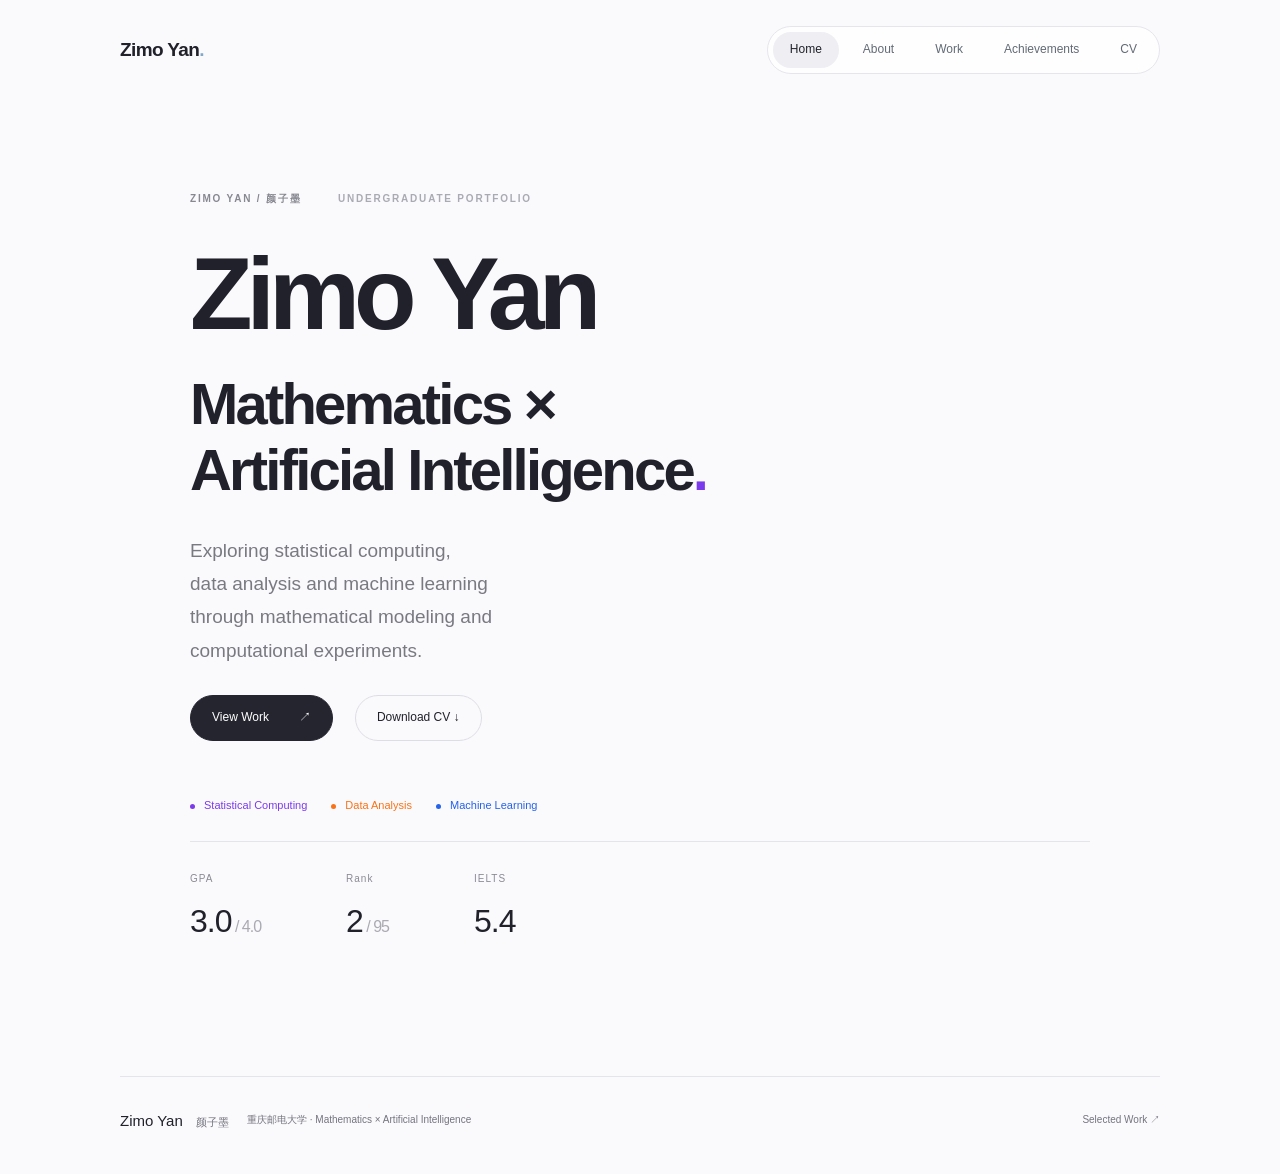
<file: index.html>
<!doctype html>
<html lang="zh-CN"><head><meta charset="utf-8"><meta name="viewport" content="width=device-width,initial-scale=1"><meta name="description" content="颜子墨 Zimo Yan 的个人学术主页。重庆邮电大学双学位在读，关注统计计算、数据分析与机器学习。"><meta name="theme-color" content="#ffffff"><title>Home · Zimo Yan | 颜子墨</title><link rel="icon" href="favicon.svg" type="image/svg+xml"><link rel="stylesheet" href="styles.css"><link rel="stylesheet" href="portfolio.css"><script src="main.js" defer></script><script src="mc-demo.js" defer></script><script src="portfolio.js" defer></script></head>
<body><a class="skip-link" href="#main">跳至主要内容</a><header class="site-header"><div class="header-inner"><a class="wordmark" href="index.html" aria-label="Zimo Yan 首页">Zimo Yan<span>.</span></a><button class="menu-toggle" aria-expanded="false" aria-controls="navigation" type="button">菜单 <span aria-hidden="true">☰</span></button><nav id="navigation" aria-label="主导航"><a href="index.html" class="active" aria-current="page">Home</a><a href="about.html">About</a><a href="work.html">Work</a><a href="achievements.html">Achievements</a><a href="cv.html">CV</a></nav></div></header><main id="main" class="container"><section class="identity entrance"><p class="overline">ZIMO YAN / 颜子墨 <span>UNDERGRADUATE PORTFOLIO</span></p><h1>Zimo Yan<span>Mathematics ×<br>Artificial Intelligence<span class="accent-dot">.</span></span></h1><p class="identity-intro">Exploring statistical computing,<br>data analysis and machine learning<br>through mathematical modeling and<br>computational experiments.</p><div class="actions"><a class="pill primary" href="work.html">View Work <span>↗</span></a><a class="pill" href="assets/cv.pdf" download="Zimo_Yan_CV.pdf">Download CV ↓</a></div><div class="interest-strip"><span class="computing">Statistical Computing</span><span class="data">Data Analysis</span><span class="math">Machine Learning</span></div><div class="identity-stats"><div><span>GPA</span><strong><b data-count="3.7" data-decimals="1">3.7</b><small> / 4.0</small></strong></div><div><span>Rank</span><strong><b data-count="2">2</b><small> / 95</small></strong></div><div><span>IELTS</span><strong><b data-count="6.5" data-decimals="1">6.5</b></strong></div></div></section></main><footer class="site-footer"><div><a class="footer-name" href="index.html">Zimo Yan <span>颜子墨</span></a><span>重庆邮电大学 · Mathematics × Artificial Intelligence</span></div><a href="work.html">Selected Work <span aria-hidden="true">↗</span></a></footer></body></html>
</file>
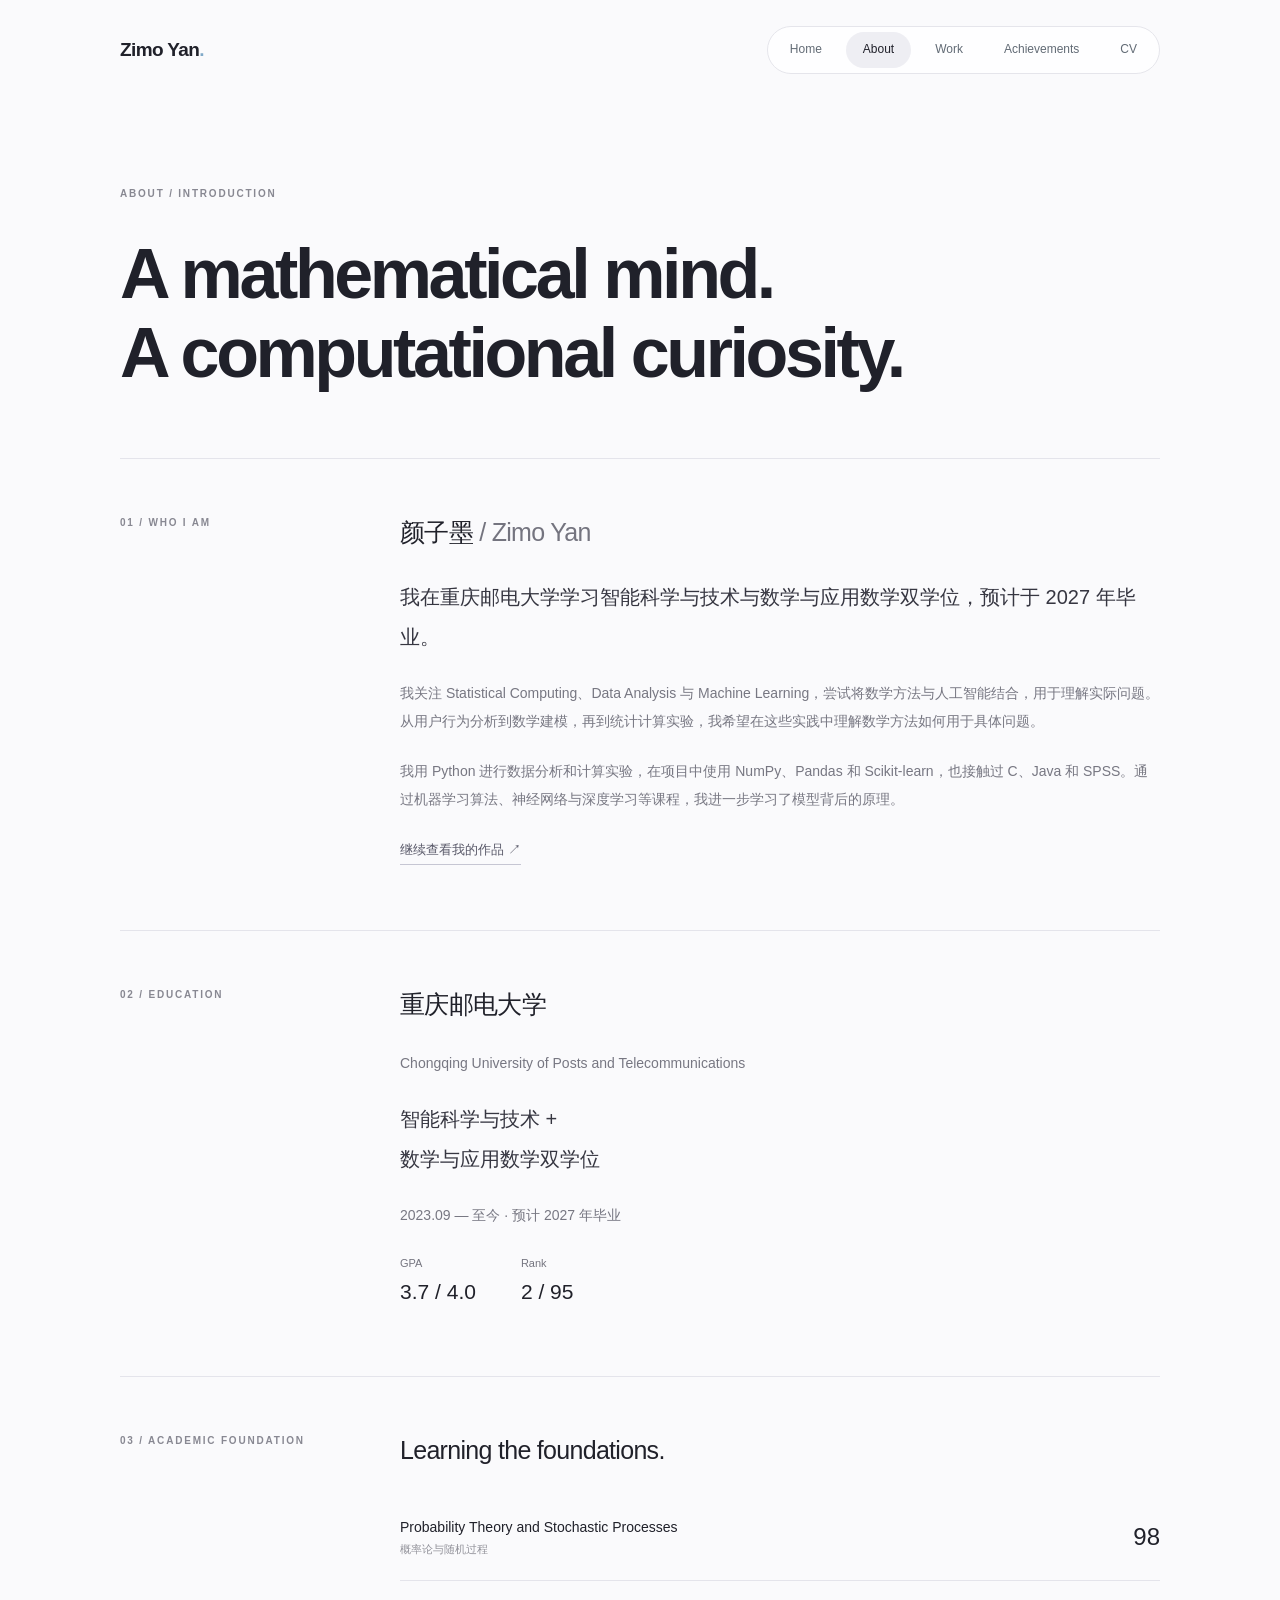
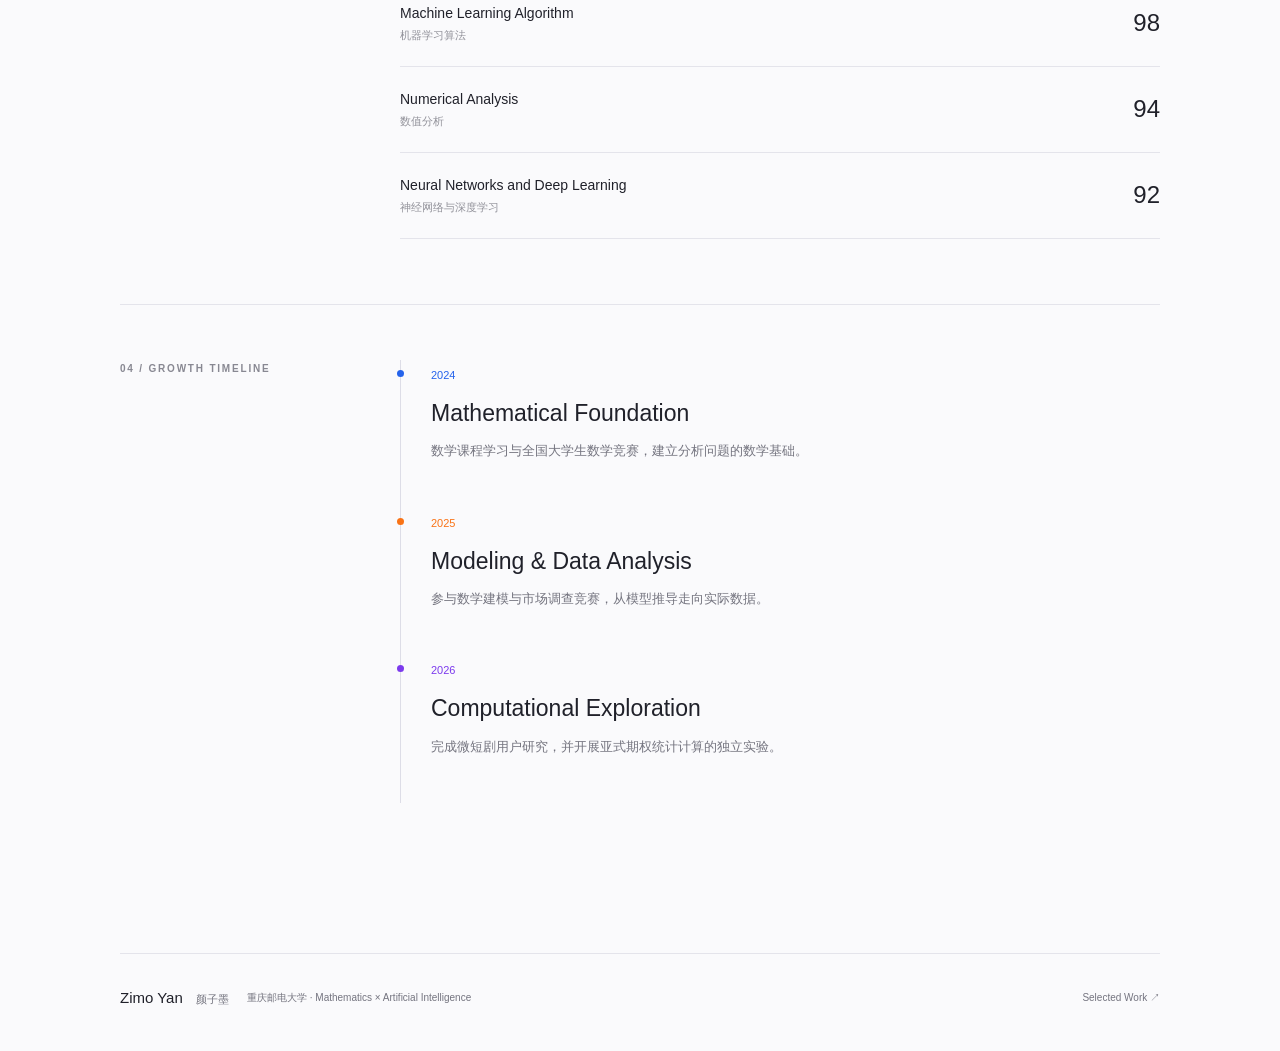
<file: about.html>
<!doctype html>
<html lang="zh-CN"><head><meta charset="utf-8"><meta name="viewport" content="width=device-width,initial-scale=1"><meta name="description" content="颜子墨 Zimo Yan 的个人学术主页。重庆邮电大学双学位在读，关注统计计算、数据分析与机器学习。"><meta name="theme-color" content="#ffffff"><title>About · Zimo Yan | 颜子墨</title><link rel="icon" href="favicon.svg" type="image/svg+xml"><link rel="stylesheet" href="styles.css"><link rel="stylesheet" href="portfolio.css"><script src="main.js" defer></script><script src="mc-demo.js" defer></script><script src="portfolio.js" defer></script></head>
<body><a class="skip-link" href="#main">跳至主要内容</a><header class="site-header"><div class="header-inner"><a class="wordmark" href="index.html" aria-label="Zimo Yan 首页">Zimo Yan<span>.</span></a><button class="menu-toggle" aria-expanded="false" aria-controls="navigation" type="button">菜单 <span aria-hidden="true">☰</span></button><nav id="navigation" aria-label="主导航"><a href="index.html">Home</a><a href="about.html" class="active" aria-current="page">About</a><a href="work.html">Work</a><a href="achievements.html">Achievements</a><a href="cv.html">CV</a></nav></div></header><main id="main" class="container"><header class="editorial-heading entrance"><p class="overline">ABOUT / INTRODUCTION</p><h1>A mathematical mind.<br>A computational curiosity.</h1></header><section class="story-section reveal"><div class="section-label">01 / WHO I AM</div><div class="story-copy"><h2>颜子墨 <span class="muted">/ Zimo Yan</span></h2><p class="large-copy">我在重庆邮电大学学习智能科学与技术与数学与应用数学双学位，预计于 2027 年毕业。</p><p id="interests">我关注 Statistical Computing、Data Analysis 与 Machine Learning，尝试将数学方法与人工智能结合，用于理解实际问题。从用户行为分析到数学建模，再到统计计算实验，我希望在这些实践中理解数学方法如何用于具体问题。</p><p id="skills">我用 Python 进行数据分析和计算实验，在项目中使用 NumPy、Pandas 和 Scikit-learn，也接触过 C、Java 和 SPSS。通过机器学习算法、神经网络与深度学习等课程，我进一步学习了模型背后的原理。</p><a class="text-link" href="work.html">继续查看我的作品 ↗</a></div></section><section class="story-section reveal" id="education"><div class="section-label">02 / EDUCATION</div><div class="story-copy"><h2>重庆邮电大学</h2><p>Chongqing University of Posts and Telecommunications</p><p class="large-copy">智能科学与技术 +<br>数学与应用数学双学位</p><p>2023.09 — 至今 · 预计 2027 年毕业</p><div class="inline-facts"><span>GPA <strong>3.7 / 4.0</strong></span><span>Rank <strong>2 / 95</strong></span></div></div></section><section class="story-section reveal"><div class="section-label">03 / ACADEMIC FOUNDATION</div><div class="story-copy"><h2>Learning the foundations.</h2><div class="foundation"><div><span>Probability Theory and Stochastic Processes<small>概率论与随机过程</small></span><strong>98</strong></div><div><span>Machine Learning Algorithm<small>机器学习算法</small></span><strong>98</strong></div><div><span>Numerical Analysis<small>数值分析</small></span><strong>94</strong></div><div><span>Neural Networks and Deep Learning<small>神经网络与深度学习</small></span><strong>92</strong></div></div></div></section><section class="story-section"><div class="section-label">04 / GROWTH TIMELINE</div><div class="growth"><article class="reveal math"><span>2024</span><h2>Mathematical Foundation</h2><p>数学课程学习与全国大学生数学竞赛，建立分析问题的数学基础。</p></article><article class="reveal data"><span>2025</span><h2>Modeling & Data Analysis</h2><p>参与数学建模与市场调查竞赛，从模型推导走向实际数据。</p></article><article class="reveal computing"><span>2026</span><h2>Computational Exploration</h2><p>完成微短剧用户研究，并开展亚式期权统计计算的独立实验。</p></article></div></section></main><footer class="site-footer"><div><a class="footer-name" href="index.html">Zimo Yan <span>颜子墨</span></a><span>重庆邮电大学 · Mathematics × Artificial Intelligence</span></div><a href="work.html">Selected Work <span aria-hidden="true">↗</span></a></footer></body></html>
</file>
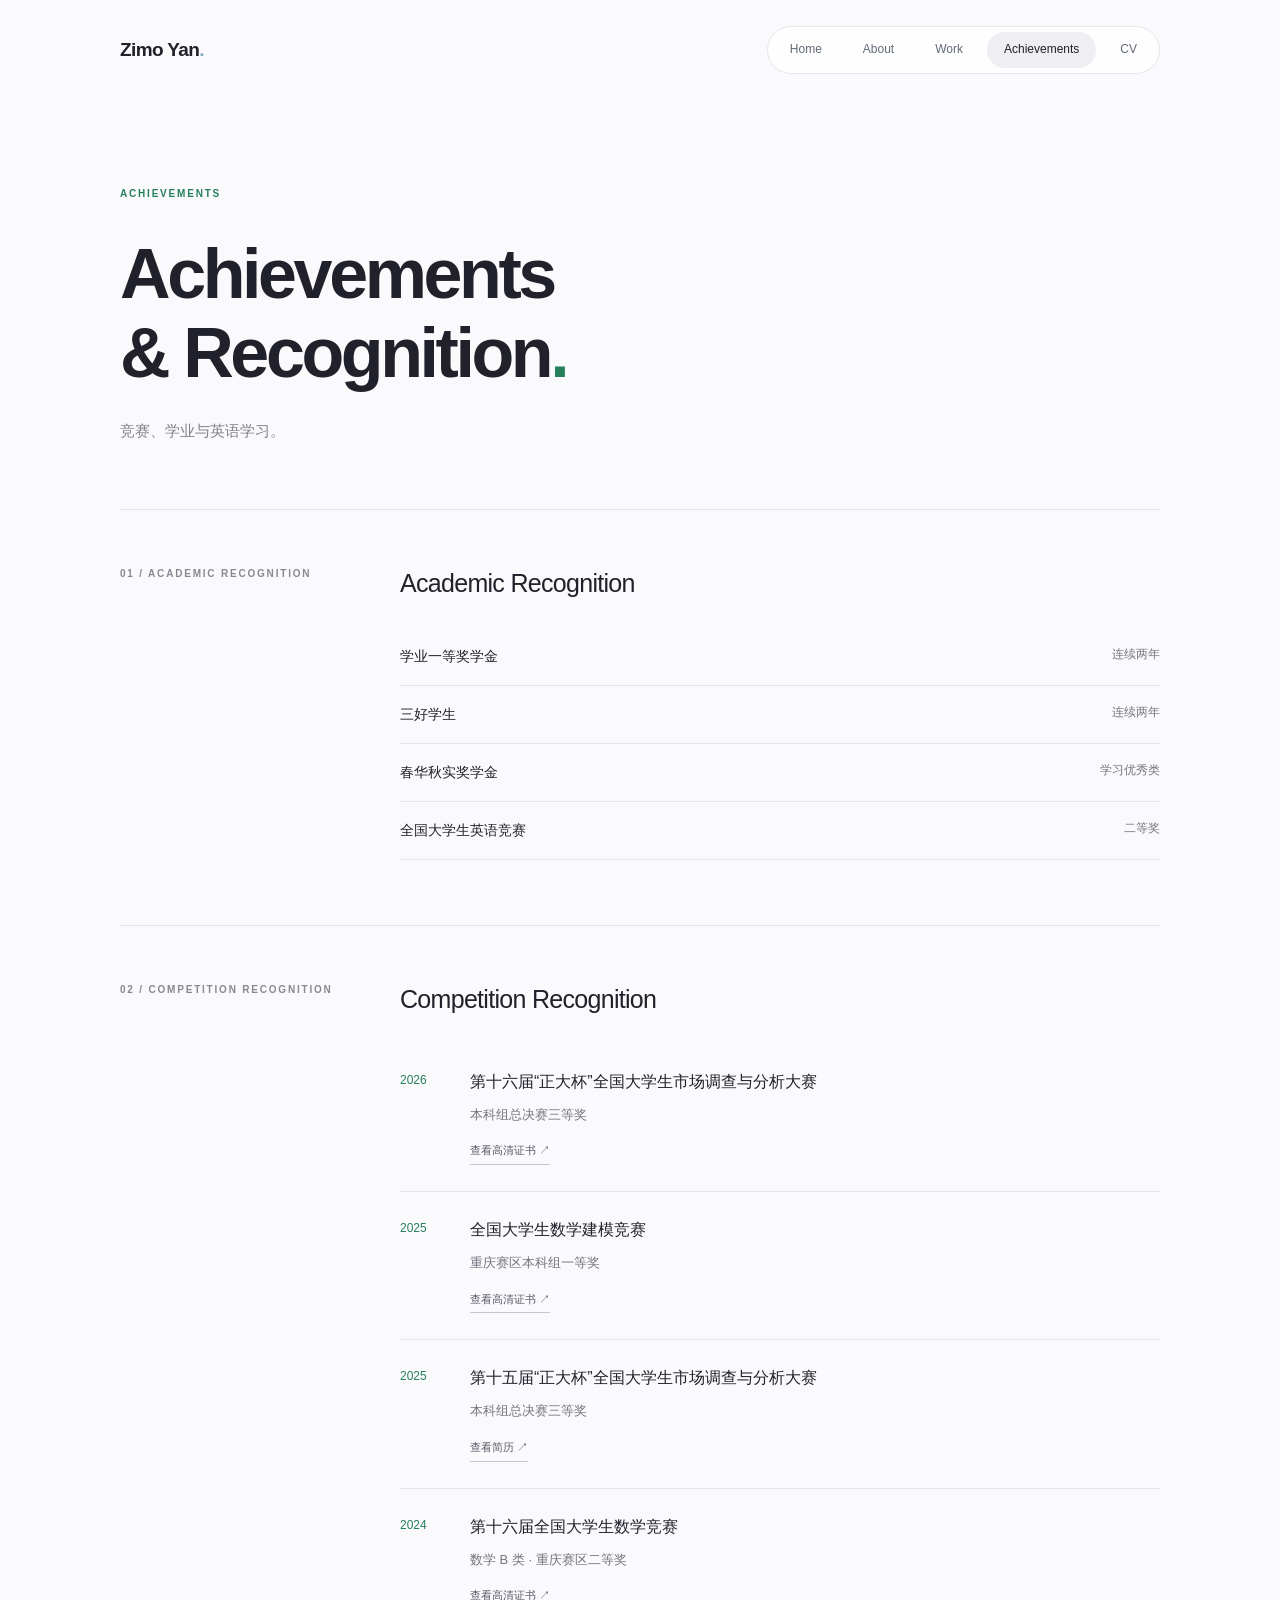
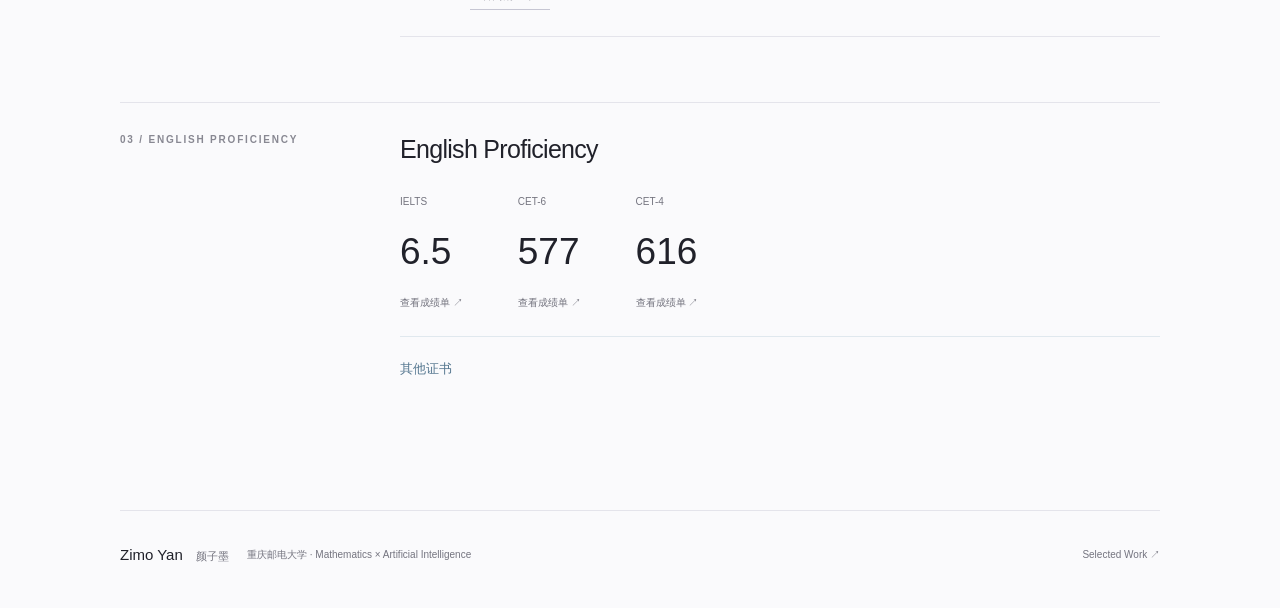
<file: achievements.html>
<!doctype html>
<html lang="zh-CN"><head><meta charset="utf-8"><meta name="viewport" content="width=device-width,initial-scale=1"><meta name="description" content="颜子墨 Zimo Yan 的个人学术主页。重庆邮电大学双学位在读，关注统计计算、数据分析与机器学习。"><meta name="theme-color" content="#ffffff"><title>Achievements · Zimo Yan | 颜子墨</title><link rel="icon" href="favicon.svg" type="image/svg+xml"><link rel="stylesheet" href="styles.css"><link rel="stylesheet" href="portfolio.css"><script src="main.js" defer></script><script src="mc-demo.js" defer></script><script src="portfolio.js" defer></script></head>
<body><a class="skip-link" href="#main">跳至主要内容</a><header class="site-header"><div class="header-inner"><a class="wordmark" href="index.html" aria-label="Zimo Yan 首页">Zimo Yan<span>.</span></a><button class="menu-toggle" aria-expanded="false" aria-controls="navigation" type="button">菜单 <span aria-hidden="true">☰</span></button><nav id="navigation" aria-label="主导航"><a href="index.html">Home</a><a href="about.html">About</a><a href="work.html">Work</a><a href="achievements.html" class="active" aria-current="page">Achievements</a><a href="cv.html">CV</a></nav></div></header><main id="main" class="container"><header class="editorial-heading entrance"><p class="overline honor">ACHIEVEMENTS</p><h1>Achievements<br>& Recognition<span class="honor">.</span></h1><p>竞赛、学业与英语学习。</p></header><section class="story-section reveal"><div class="section-label">01 / ACADEMIC RECOGNITION</div><div class="recognition"><h2>Academic Recognition</h2><p><strong>学业一等奖学金</strong><span>连续两年</span></p><p><strong>三好学生</strong><span>连续两年</span></p><p><strong>春华秋实奖学金</strong><span>学习优秀类</span></p><p><strong>全国大学生英语竞赛</strong><span>二等奖</span></p></div></section><section class="story-section"><div class="section-label">02 / COMPETITION RECOGNITION</div><div class="recognition"><h2>Competition Recognition</h2><article class="recognition-event reveal"><span>2026</span><div><h3>第十六届“正大杯”全国大学生市场调查与分析大赛</h3><p>本科组总决赛三等奖</p><a class="text-link" href="assets/award-market.png" target="_blank" rel="noopener">查看高清证书 ↗</a></div></article><article class="recognition-event reveal"><span>2025</span><div><h3>全国大学生数学建模竞赛</h3><p>重庆赛区本科组一等奖</p><a class="text-link" href="assets/award-modeling.png" target="_blank" rel="noopener">查看高清证书 ↗</a></div></article><article class="recognition-event reveal"><span>2025</span><div><h3>第十五届“正大杯”全国大学生市场调查与分析大赛</h3><p>本科组总决赛三等奖</p><a class="text-link" href="assets/cv.pdf" target="_blank" rel="noopener">查看简历 ↗</a></div></article><article class="recognition-event reveal"><span>2024</span><div><h3>第十六届全国大学生数学竞赛</h3><p>数学 B 类 · 重庆赛区二等奖</p><a class="text-link" href="assets/award-math.png" target="_blank" rel="noopener">查看高清证书 ↗</a></div></article></div></section><section class="story-section reveal" id="english"><div class="section-label">03 / ENGLISH PROFICIENCY</div><div class="recognition"><h2>English Proficiency</h2><div class="english-inline"><a href="assets/ielts.png" target="_blank" rel="noopener"><span>IELTS</span><strong>6.5</strong><small>查看成绩单 ↗</small></a><a href="assets/cet6.png" target="_blank" rel="noopener"><span>CET-6</span><strong>577</strong><small>查看成绩单 ↗</small></a><a href="assets/cet4.png" target="_blank" rel="noopener"><span>CET-4</span><strong>616</strong><small>查看成绩单 ↗</small></a></div><details class="quiet-details"><summary>其他证书</summary><p>全国计算机等级考试二级 Python · 全国计算机等级考试二级 WPS</p></details></div></section></main><footer class="site-footer"><div><a class="footer-name" href="index.html">Zimo Yan <span>颜子墨</span></a><span>重庆邮电大学 · Mathematics × Artificial Intelligence</span></div><a href="work.html">Selected Work <span aria-hidden="true">↗</span></a></footer></body></html>
</file>
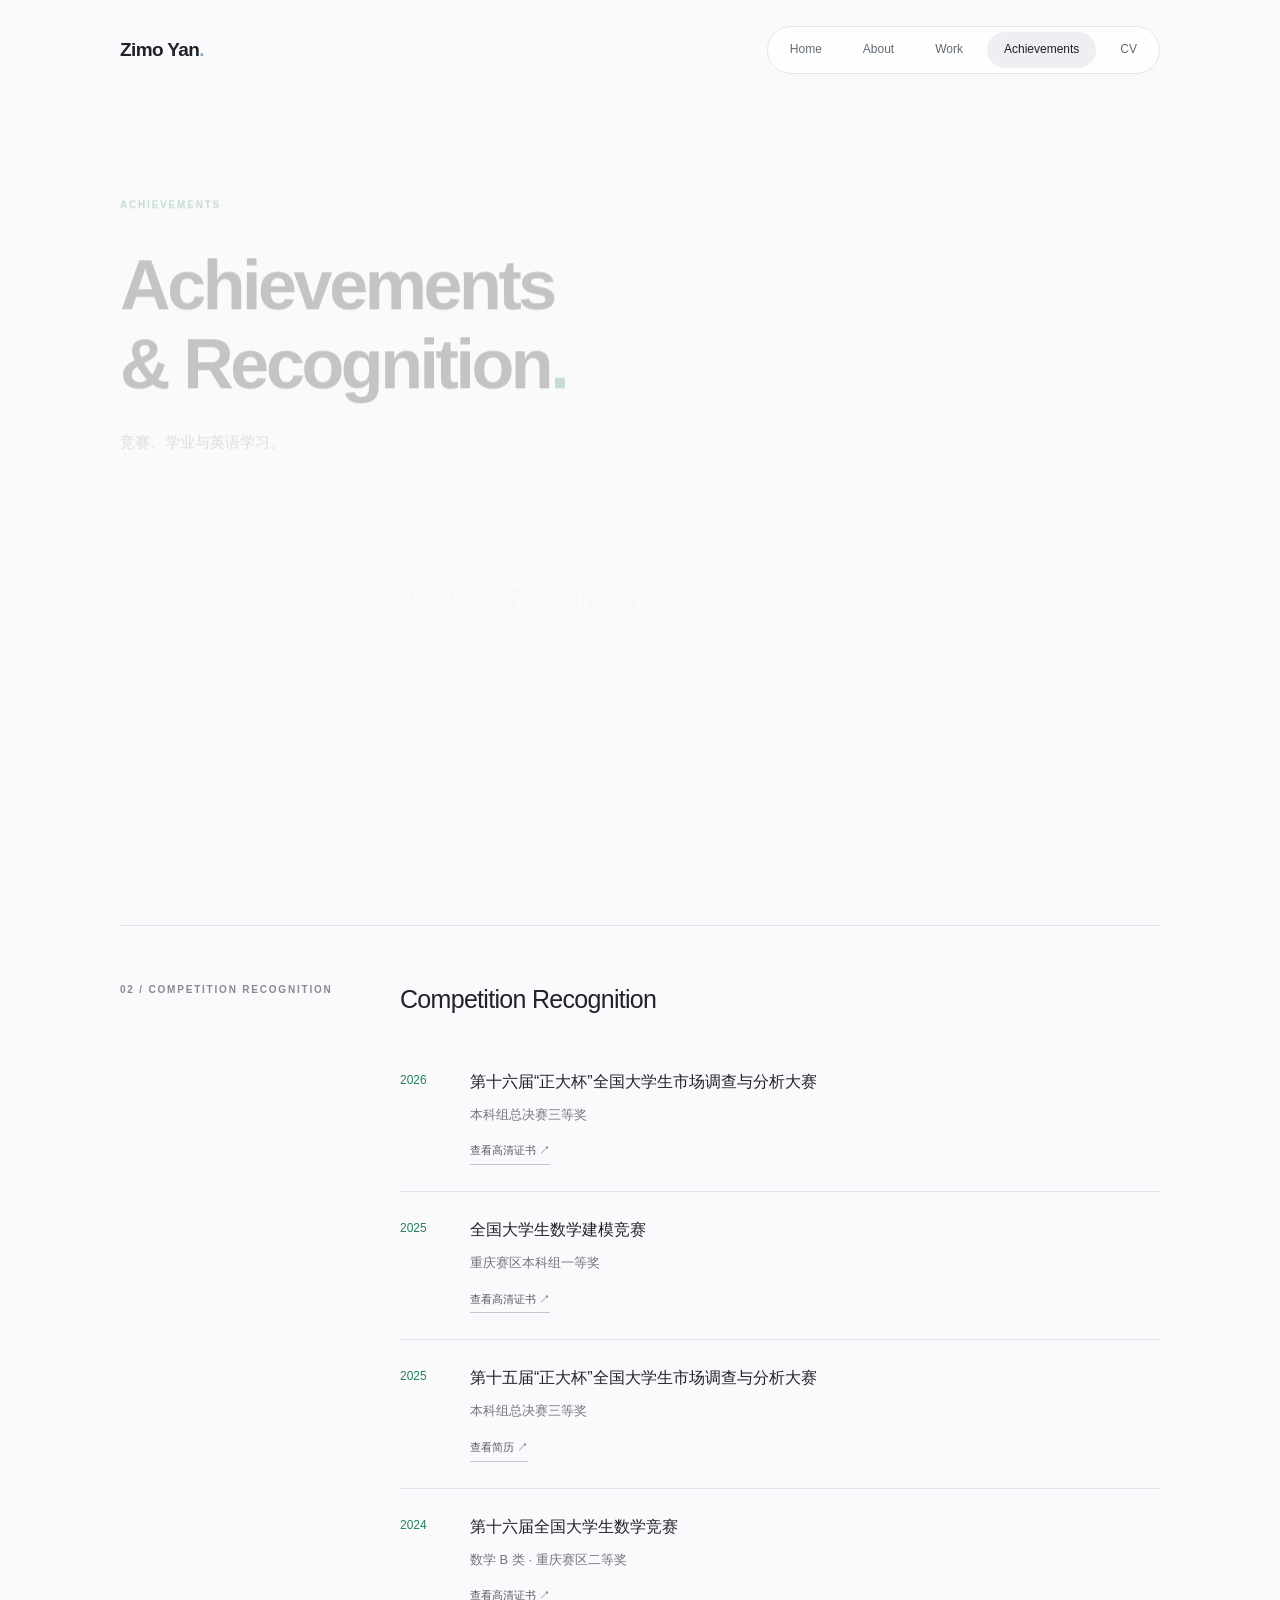
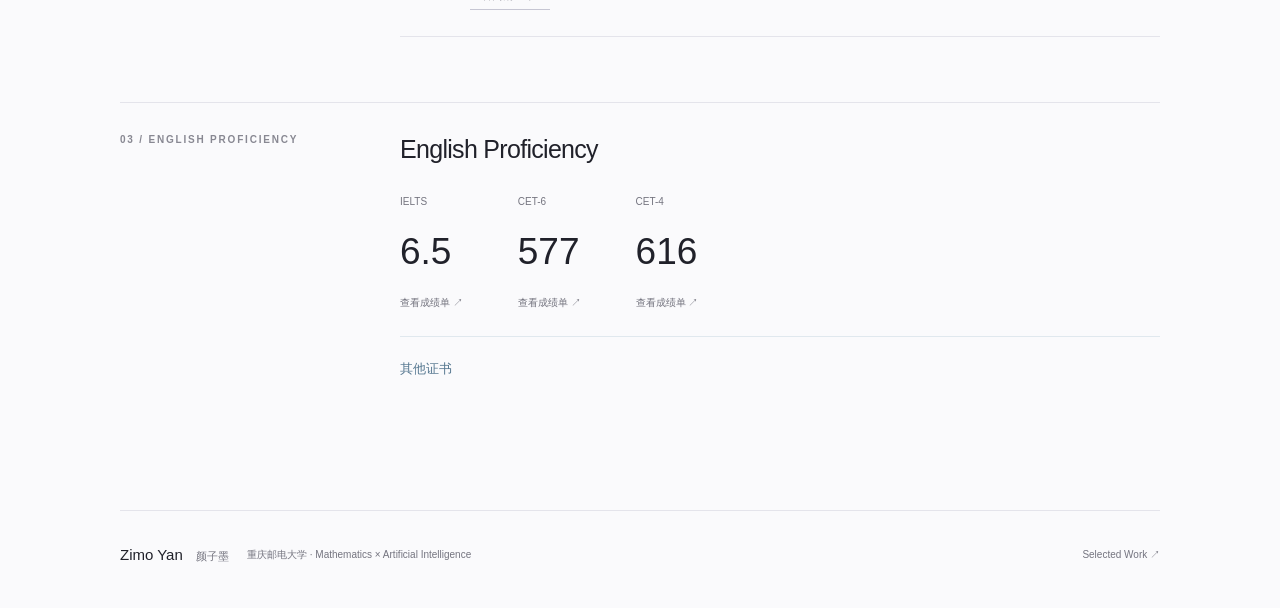
<file: awards.html>
<!doctype html><html lang="zh-CN"><head><meta charset="utf-8"><meta http-equiv="refresh" content="0;url=achievements.html"><title>页面已迁移</title></head><body><a href="achievements.html">查看完整内容</a></body></html>
</file>
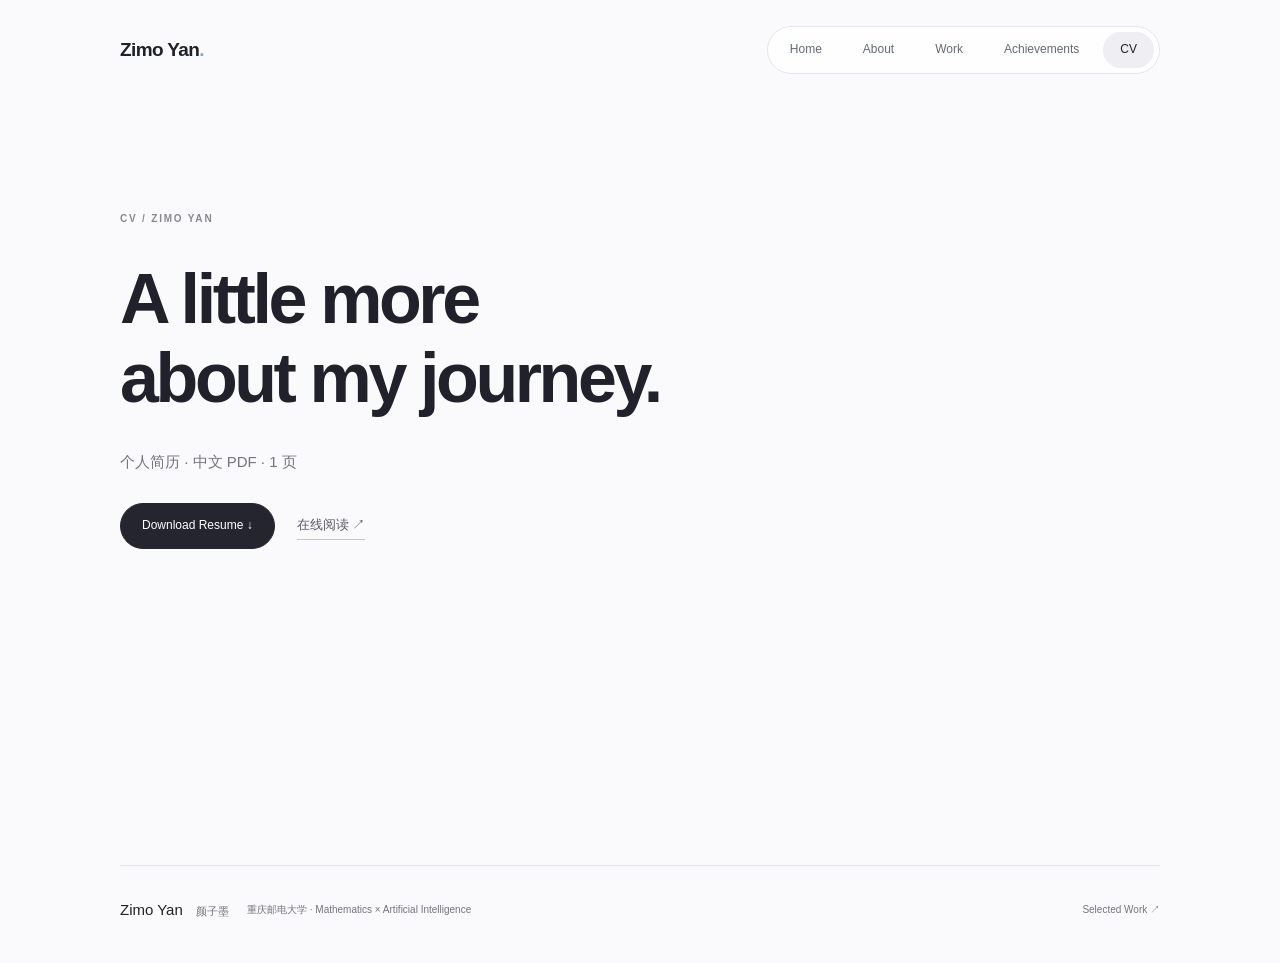
<file: cv.html>
<!doctype html>
<html lang="zh-CN"><head><meta charset="utf-8"><meta name="viewport" content="width=device-width,initial-scale=1"><meta name="description" content="颜子墨 Zimo Yan 的个人学术主页。重庆邮电大学双学位在读，关注统计计算、数据分析与机器学习。"><meta name="theme-color" content="#ffffff"><title>CV · Zimo Yan | 颜子墨</title><link rel="icon" href="favicon.svg" type="image/svg+xml"><link rel="stylesheet" href="styles.css"><link rel="stylesheet" href="portfolio.css"><script src="main.js" defer></script><script src="mc-demo.js" defer></script><script src="portfolio.js" defer></script></head>
<body><a class="skip-link" href="#main">跳至主要内容</a><header class="site-header"><div class="header-inner"><a class="wordmark" href="index.html" aria-label="Zimo Yan 首页">Zimo Yan<span>.</span></a><button class="menu-toggle" aria-expanded="false" aria-controls="navigation" type="button">菜单 <span aria-hidden="true">☰</span></button><nav id="navigation" aria-label="主导航"><a href="index.html">Home</a><a href="about.html">About</a><a href="work.html">Work</a><a href="achievements.html">Achievements</a><a href="cv.html" class="active" aria-current="page">CV</a></nav></div></header><main id="main" class="container"><section class="resume entrance"><p class="overline">CV / ZIMO YAN</p><h1>A little more<br>about my journey.</h1><p>个人简历 · 中文 PDF · 1 页</p><div class="actions"><a class="pill primary" href="assets/cv.pdf" download="Zimo_Yan_CV.pdf">Download Resume ↓</a><a class="text-link" href="assets/cv.pdf" target="_blank" rel="noopener">在线阅读 ↗</a></div></section></main><footer class="site-footer"><div><a class="footer-name" href="index.html">Zimo Yan <span>颜子墨</span></a><span>重庆邮电大学 · Mathematics × Artificial Intelligence</span></div><a href="work.html">Selected Work <span aria-hidden="true">↗</span></a></footer></body></html>
</file>
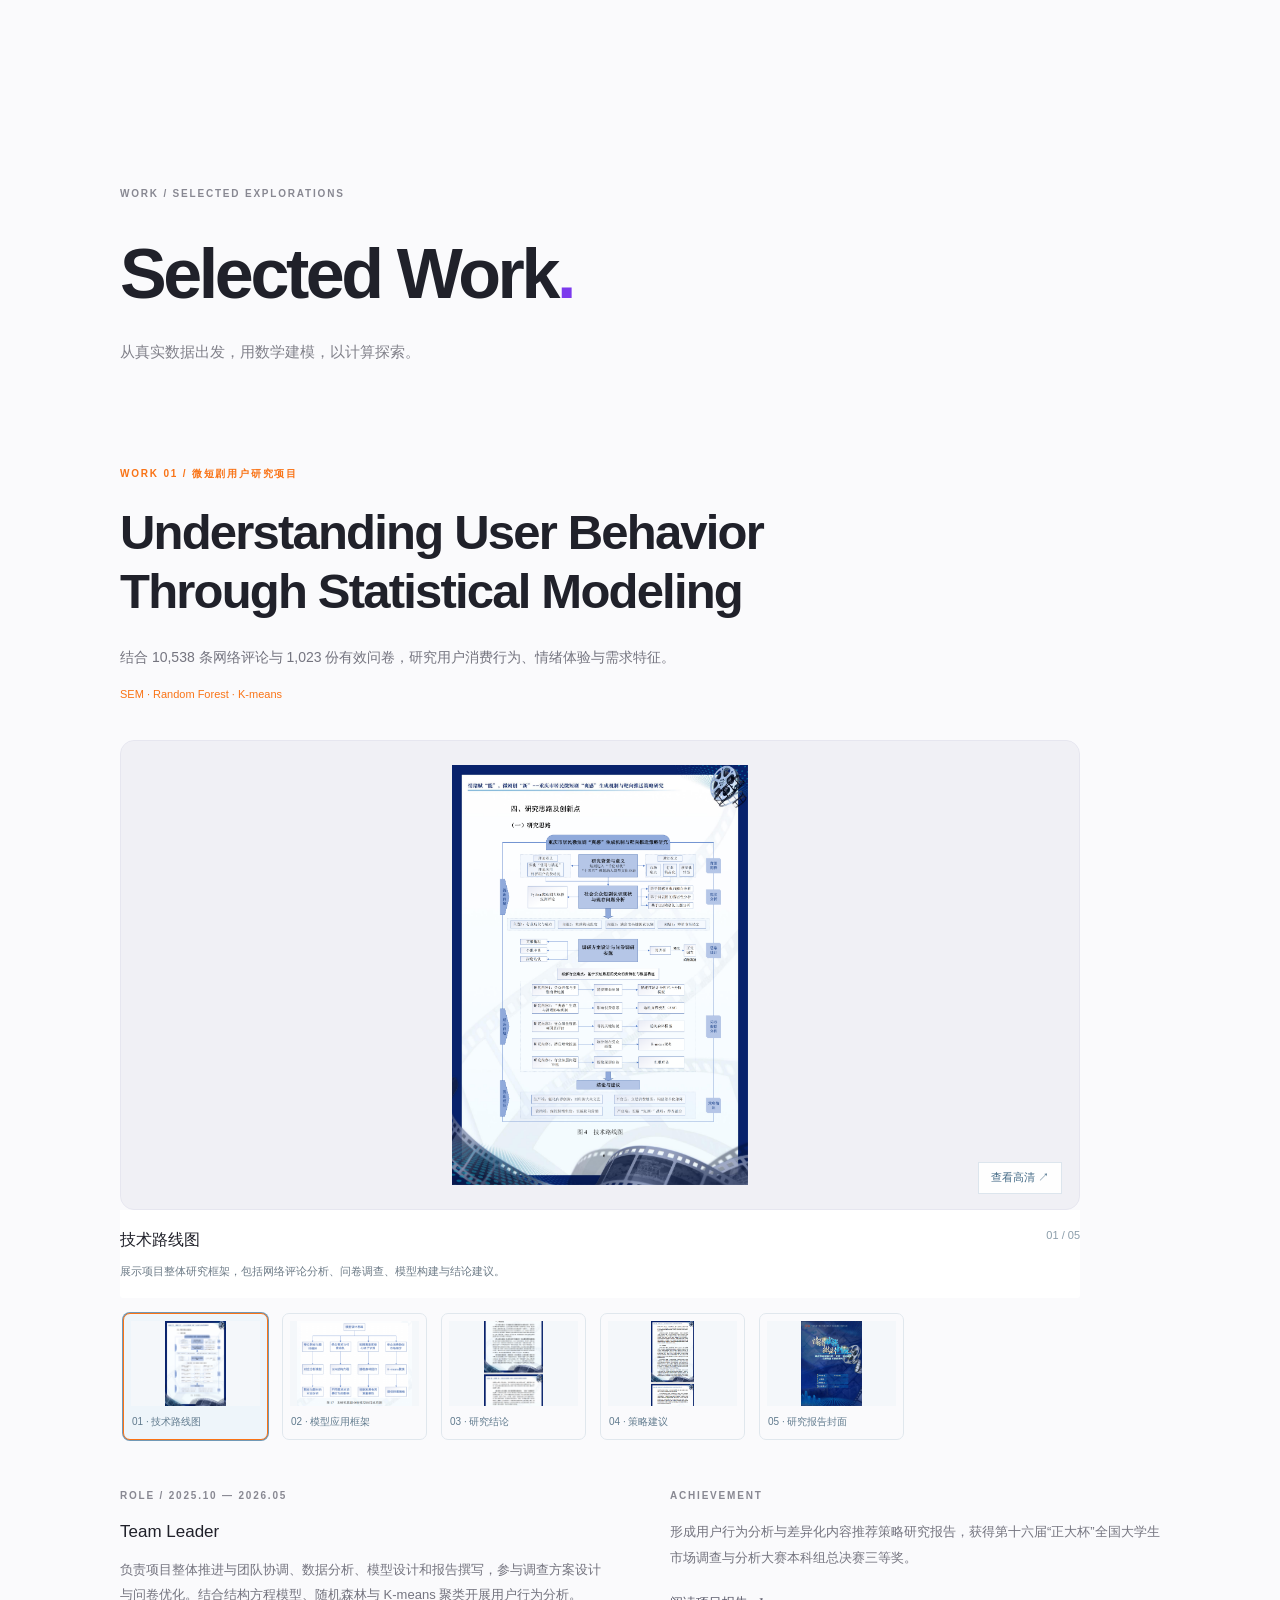
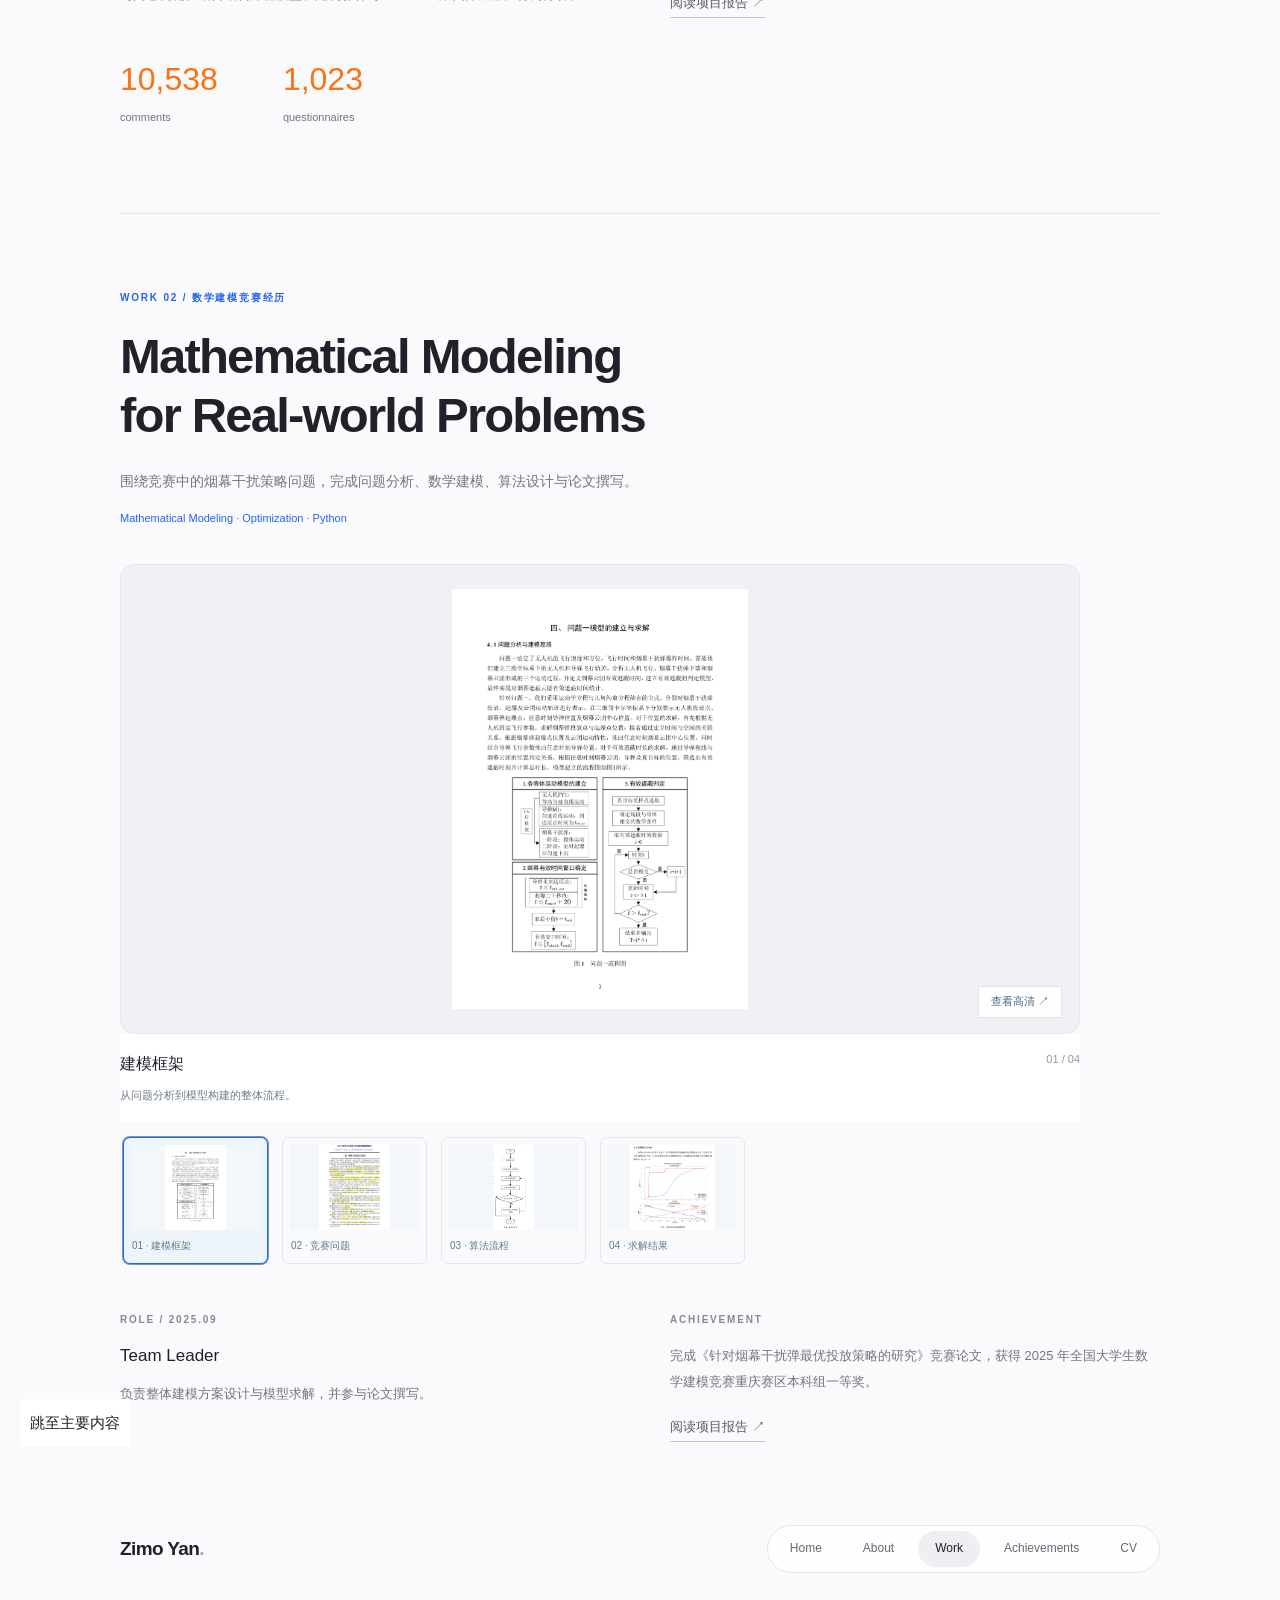
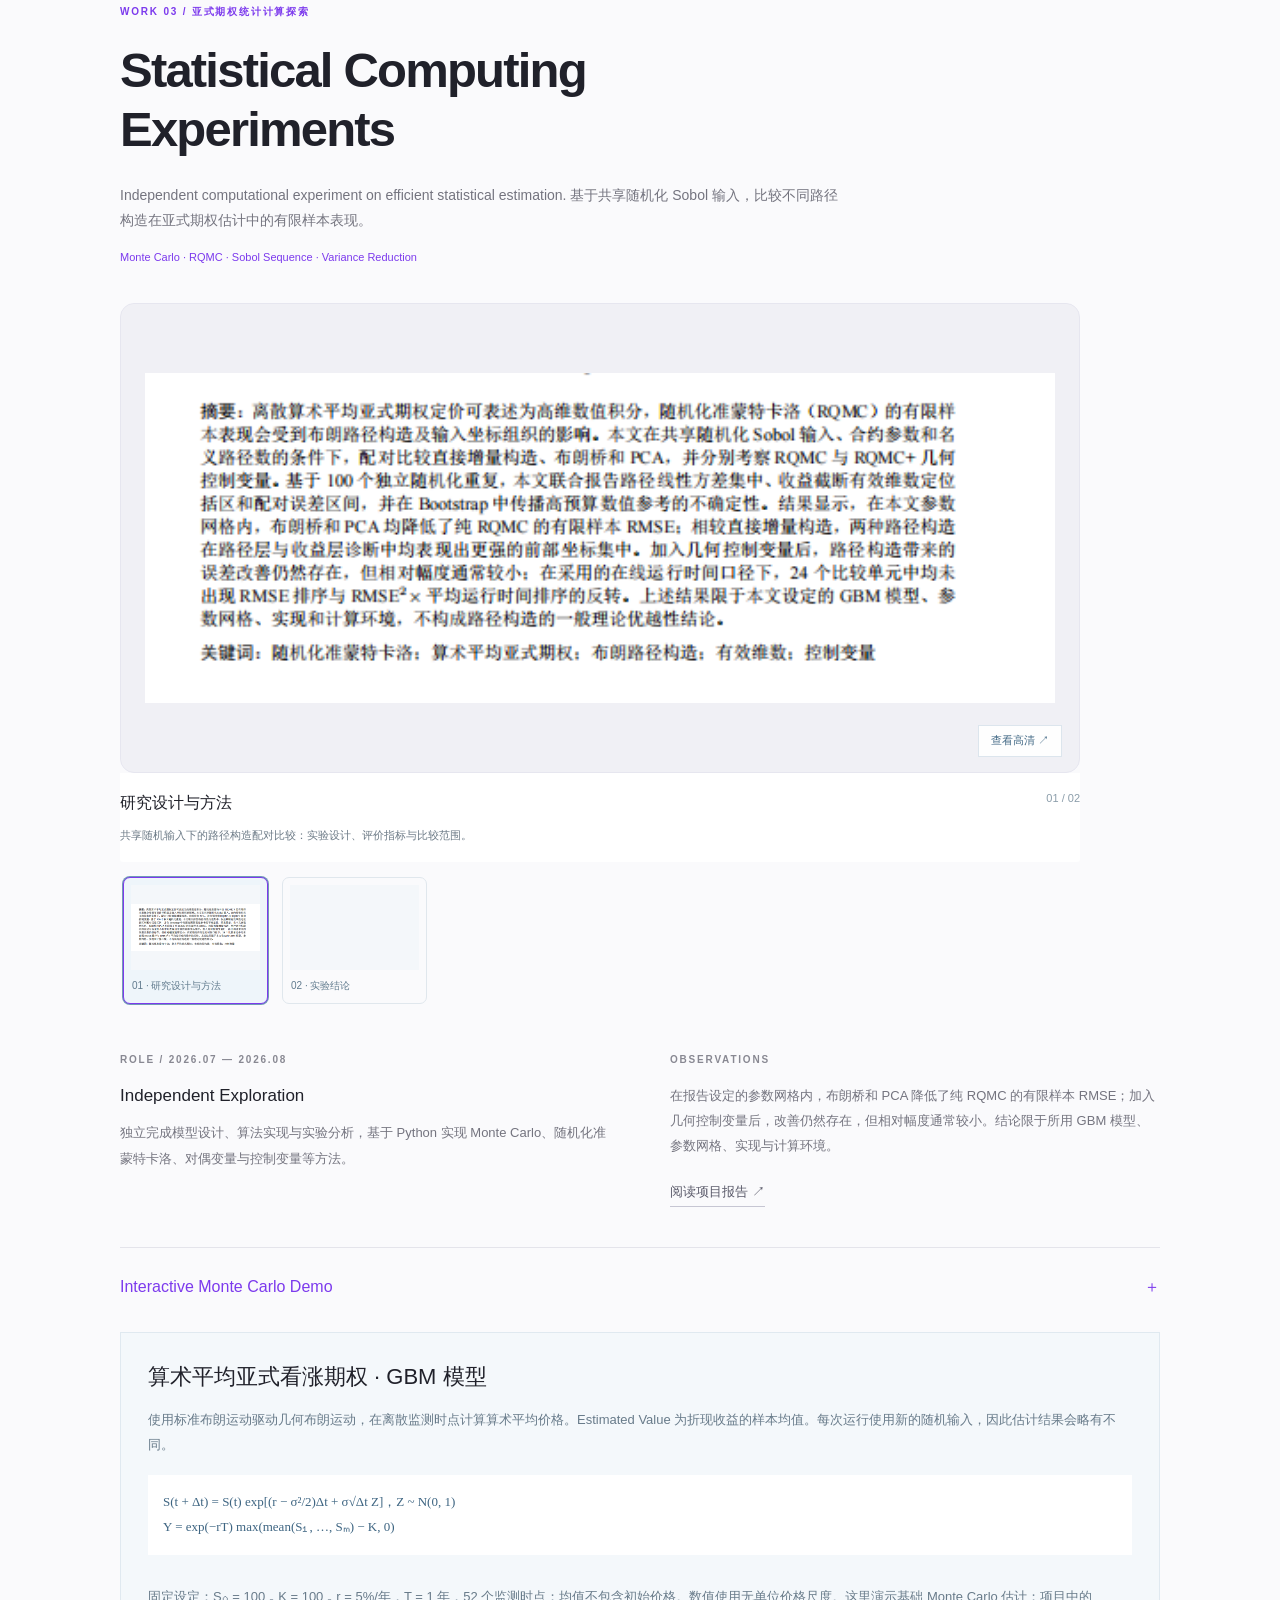
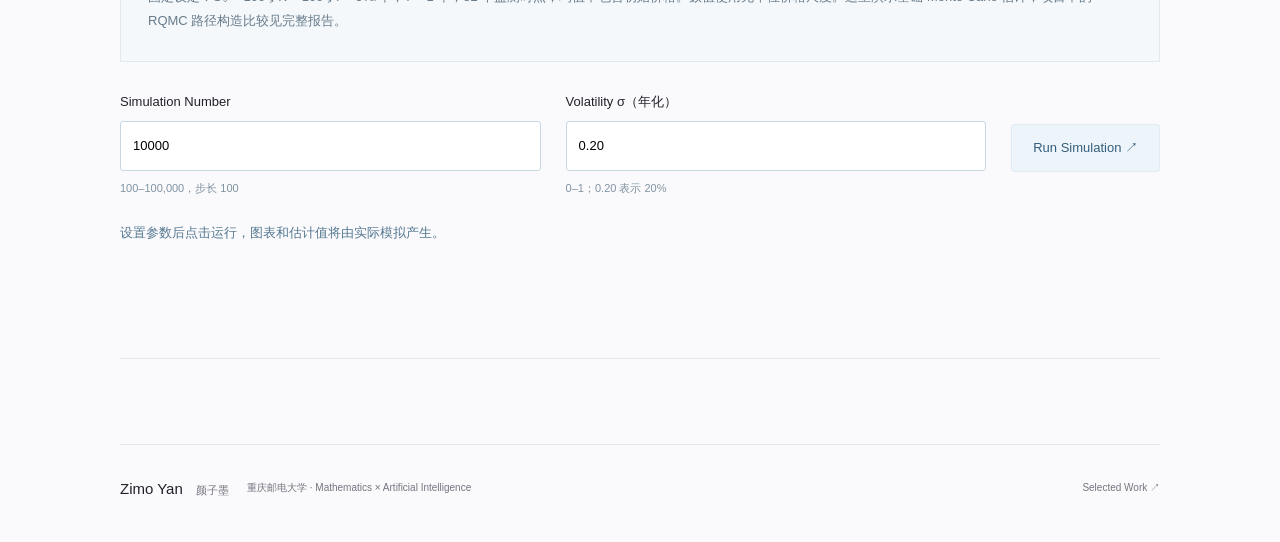
<file: demo.html>
<!doctype html><html lang="zh-CN"><head><meta charset="utf-8"><meta http-equiv="refresh" content="0;url=work.html#monte-carlo"><title>页面已迁移</title></head><body><a href="work.html#monte-carlo">查看完整内容</a></body></html>
</file>
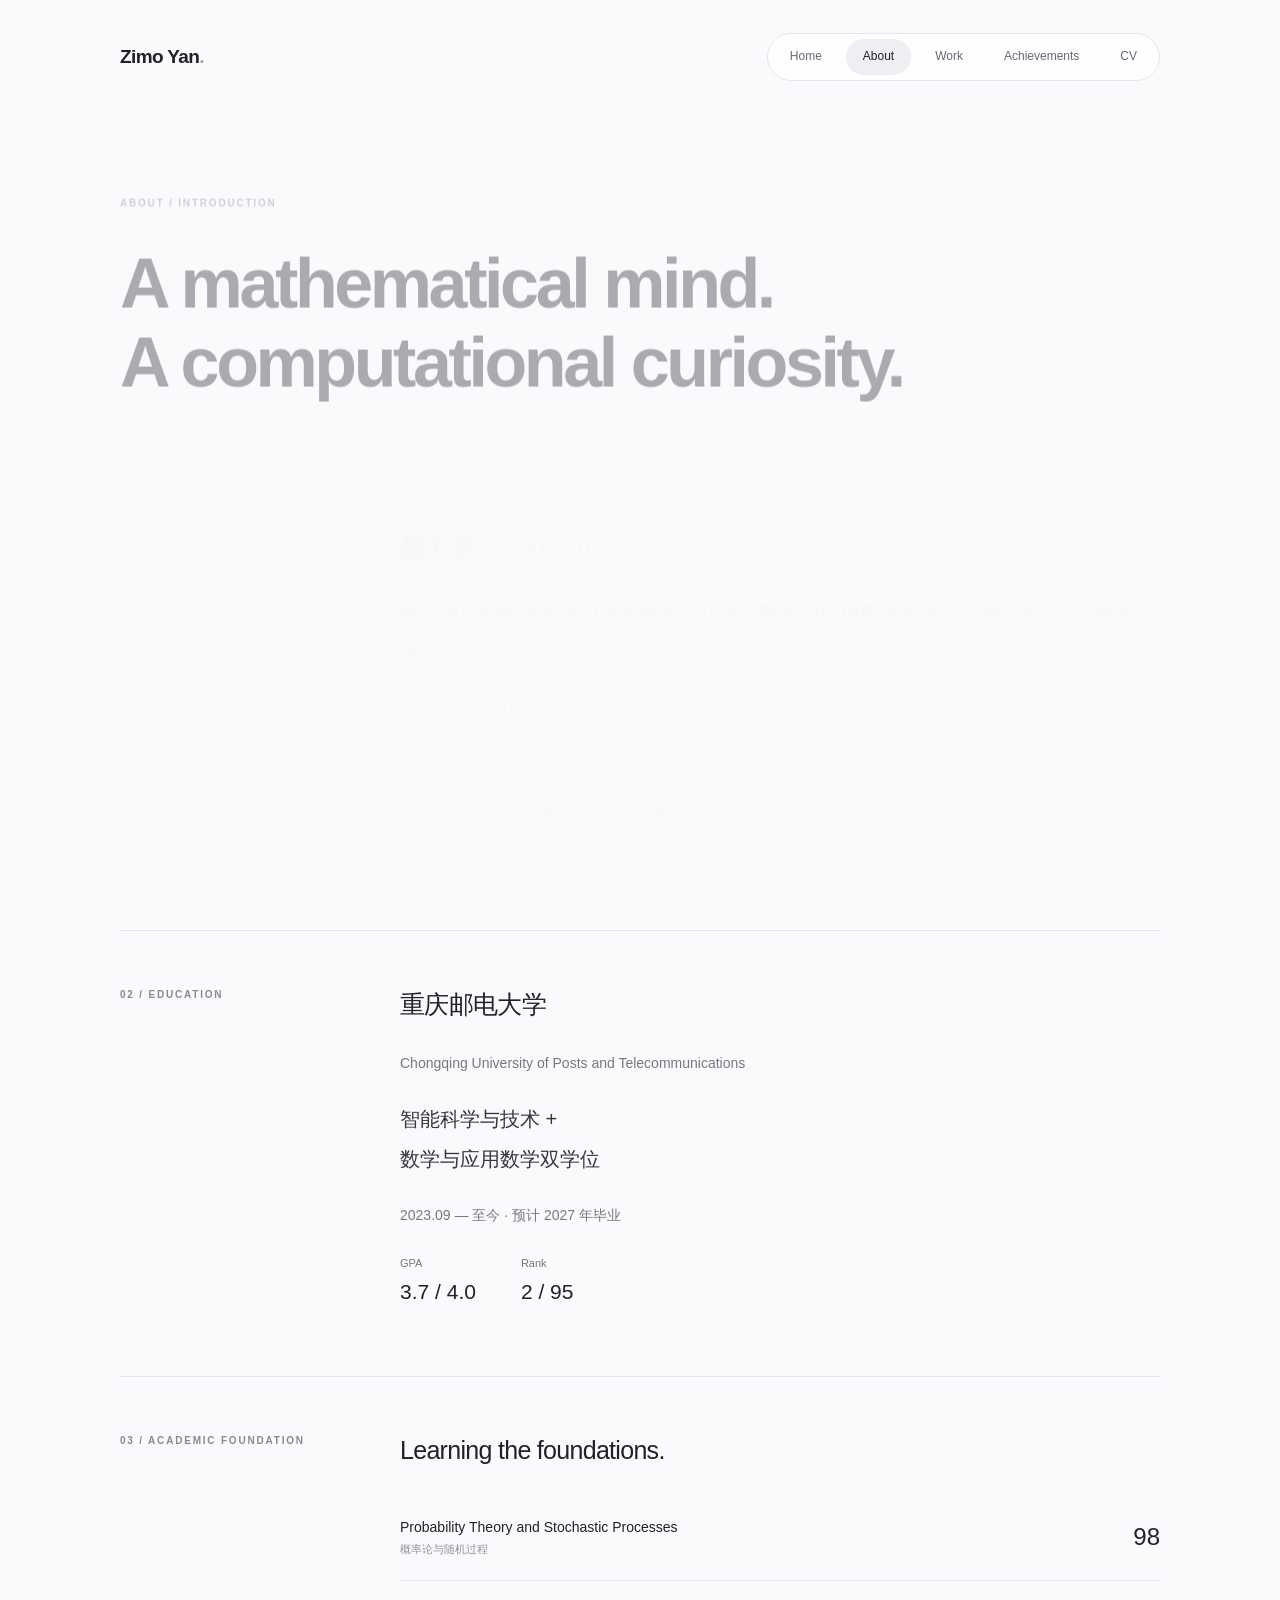
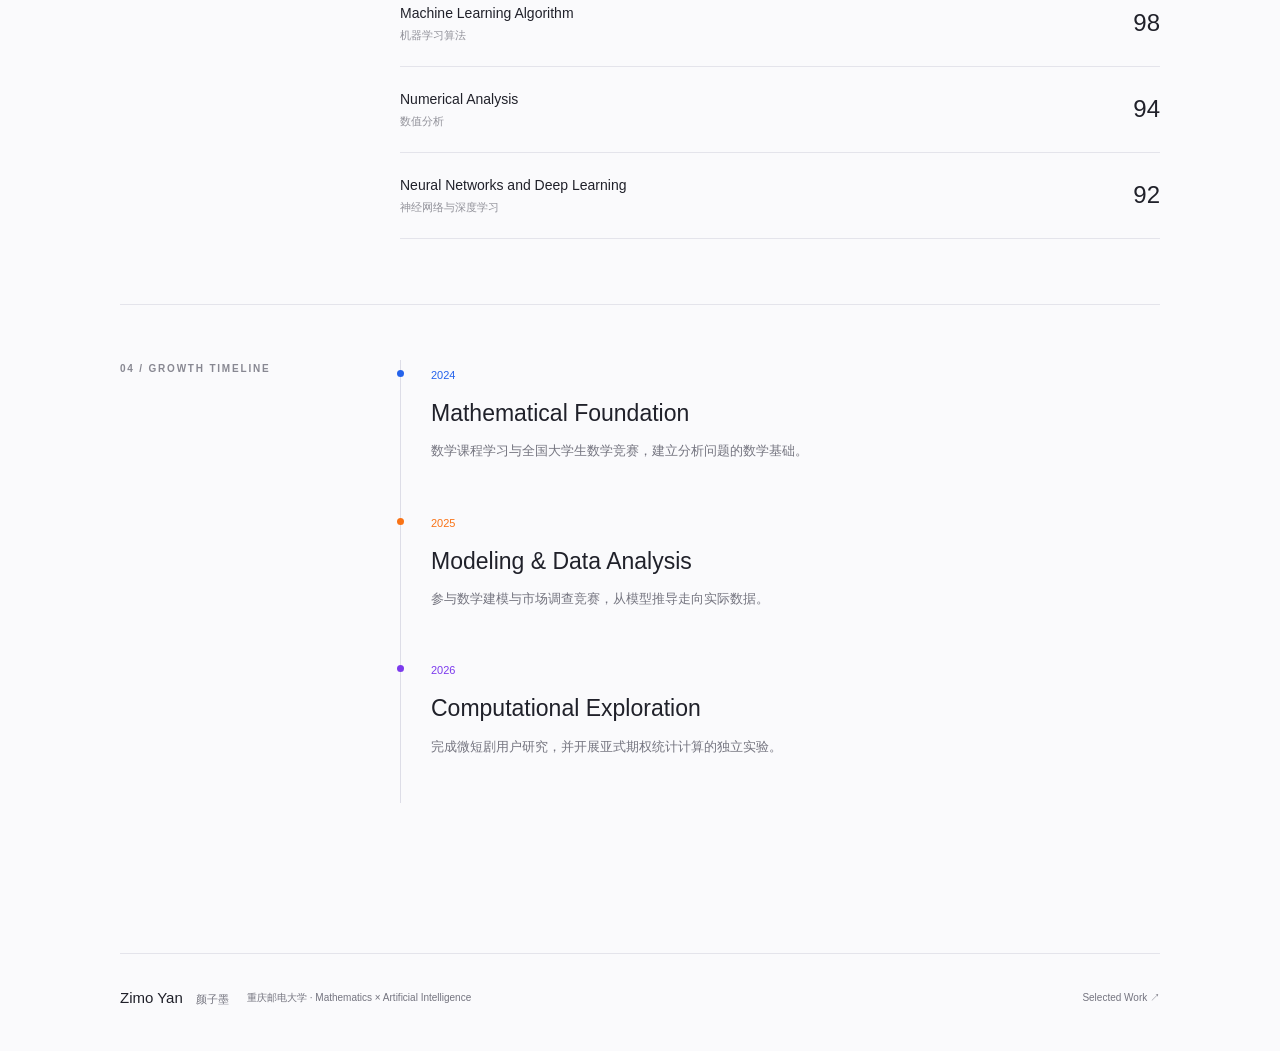
<file: education.html>
<!doctype html><html lang="zh-CN"><head><meta charset="utf-8"><meta http-equiv="refresh" content="0;url=about.html#education"><title>页面已迁移</title></head><body><a href="about.html#education">查看完整内容</a></body></html>
</file>
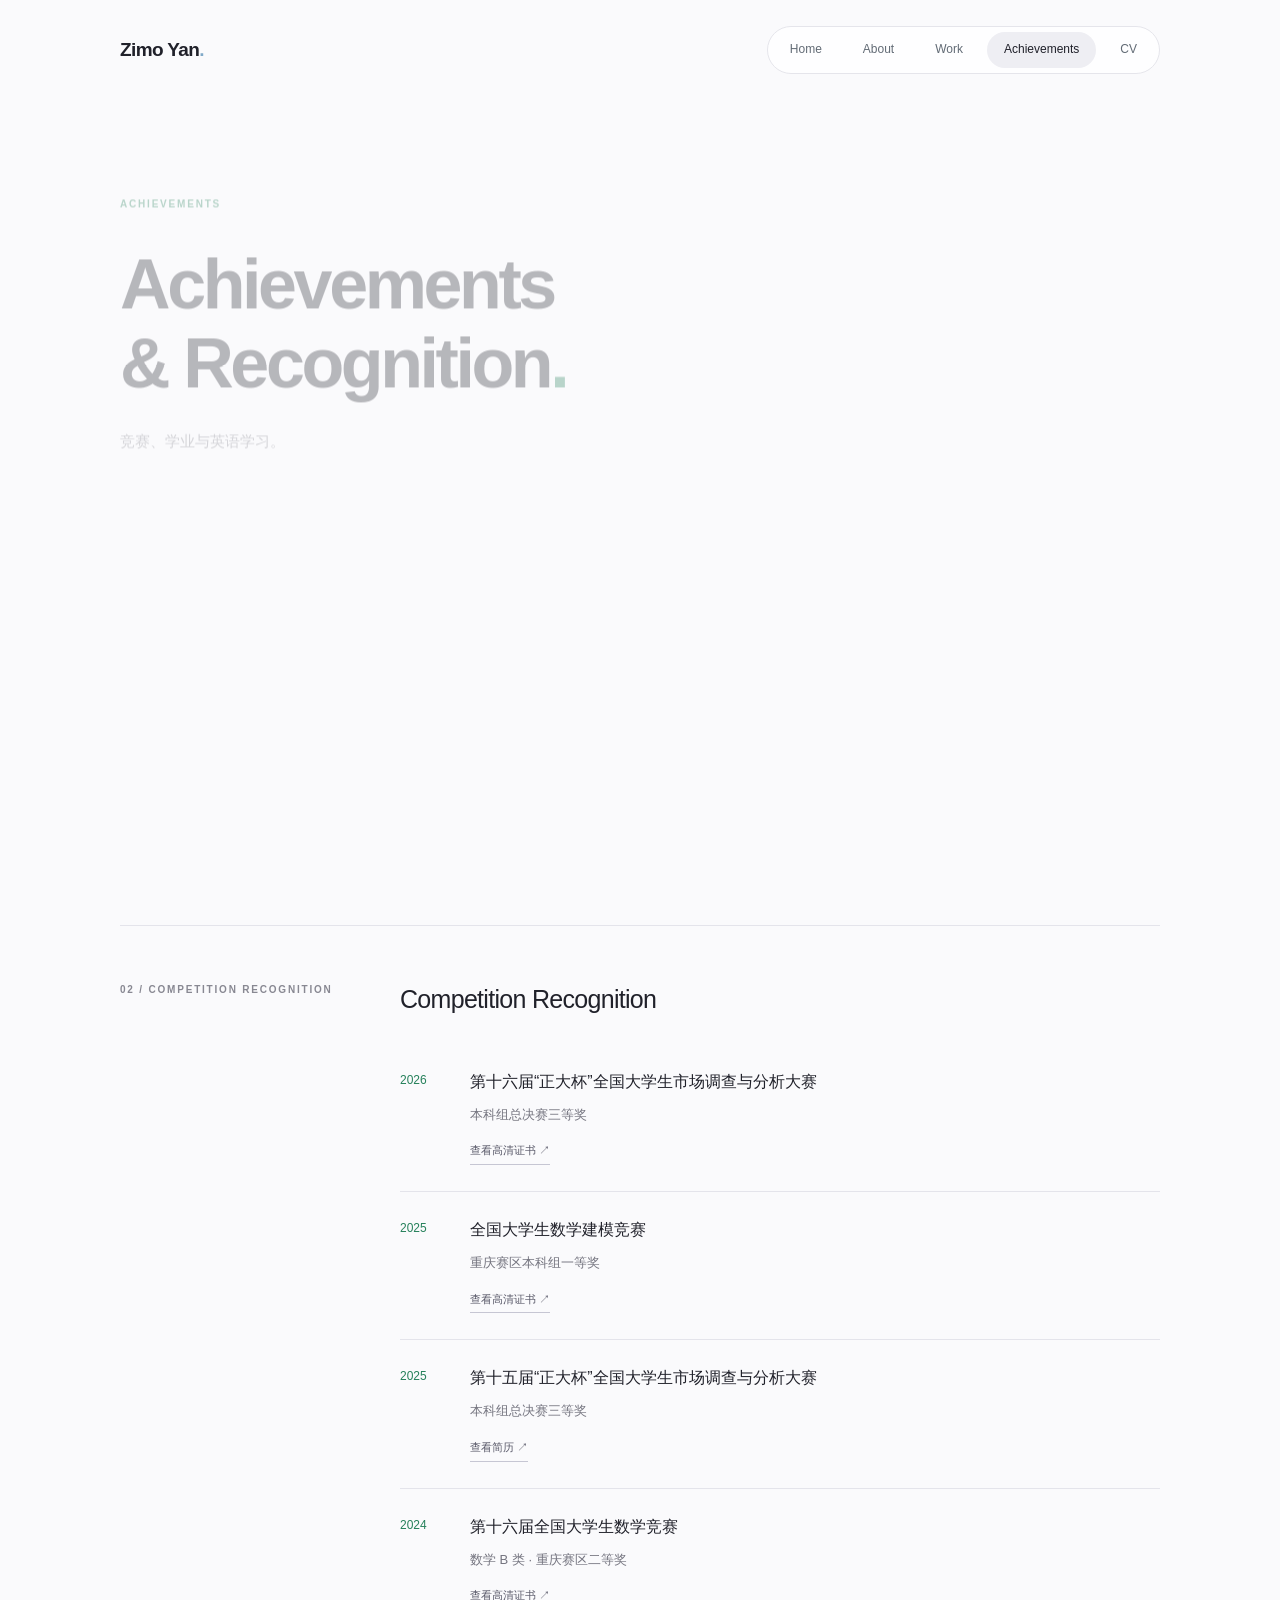
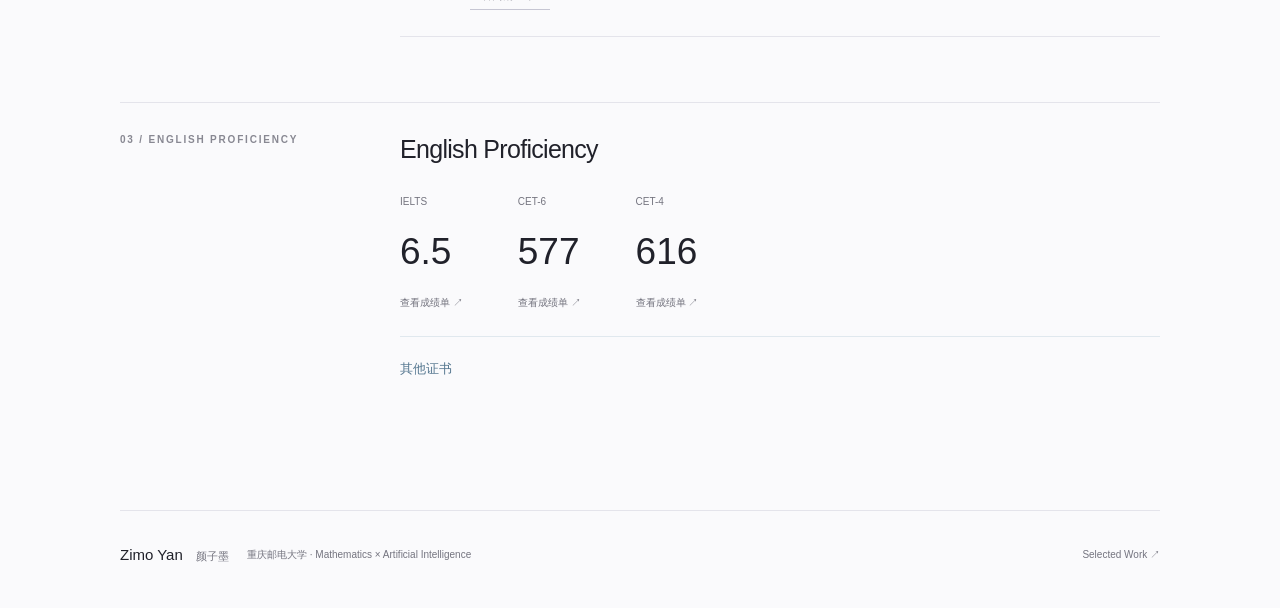
<file: english.html>
<!doctype html><html lang="zh-CN"><head><meta charset="utf-8"><meta http-equiv="refresh" content="0;url=achievements.html#english"><title>页面已迁移</title></head><body><a href="achievements.html#english">查看完整内容</a></body></html>
</file>
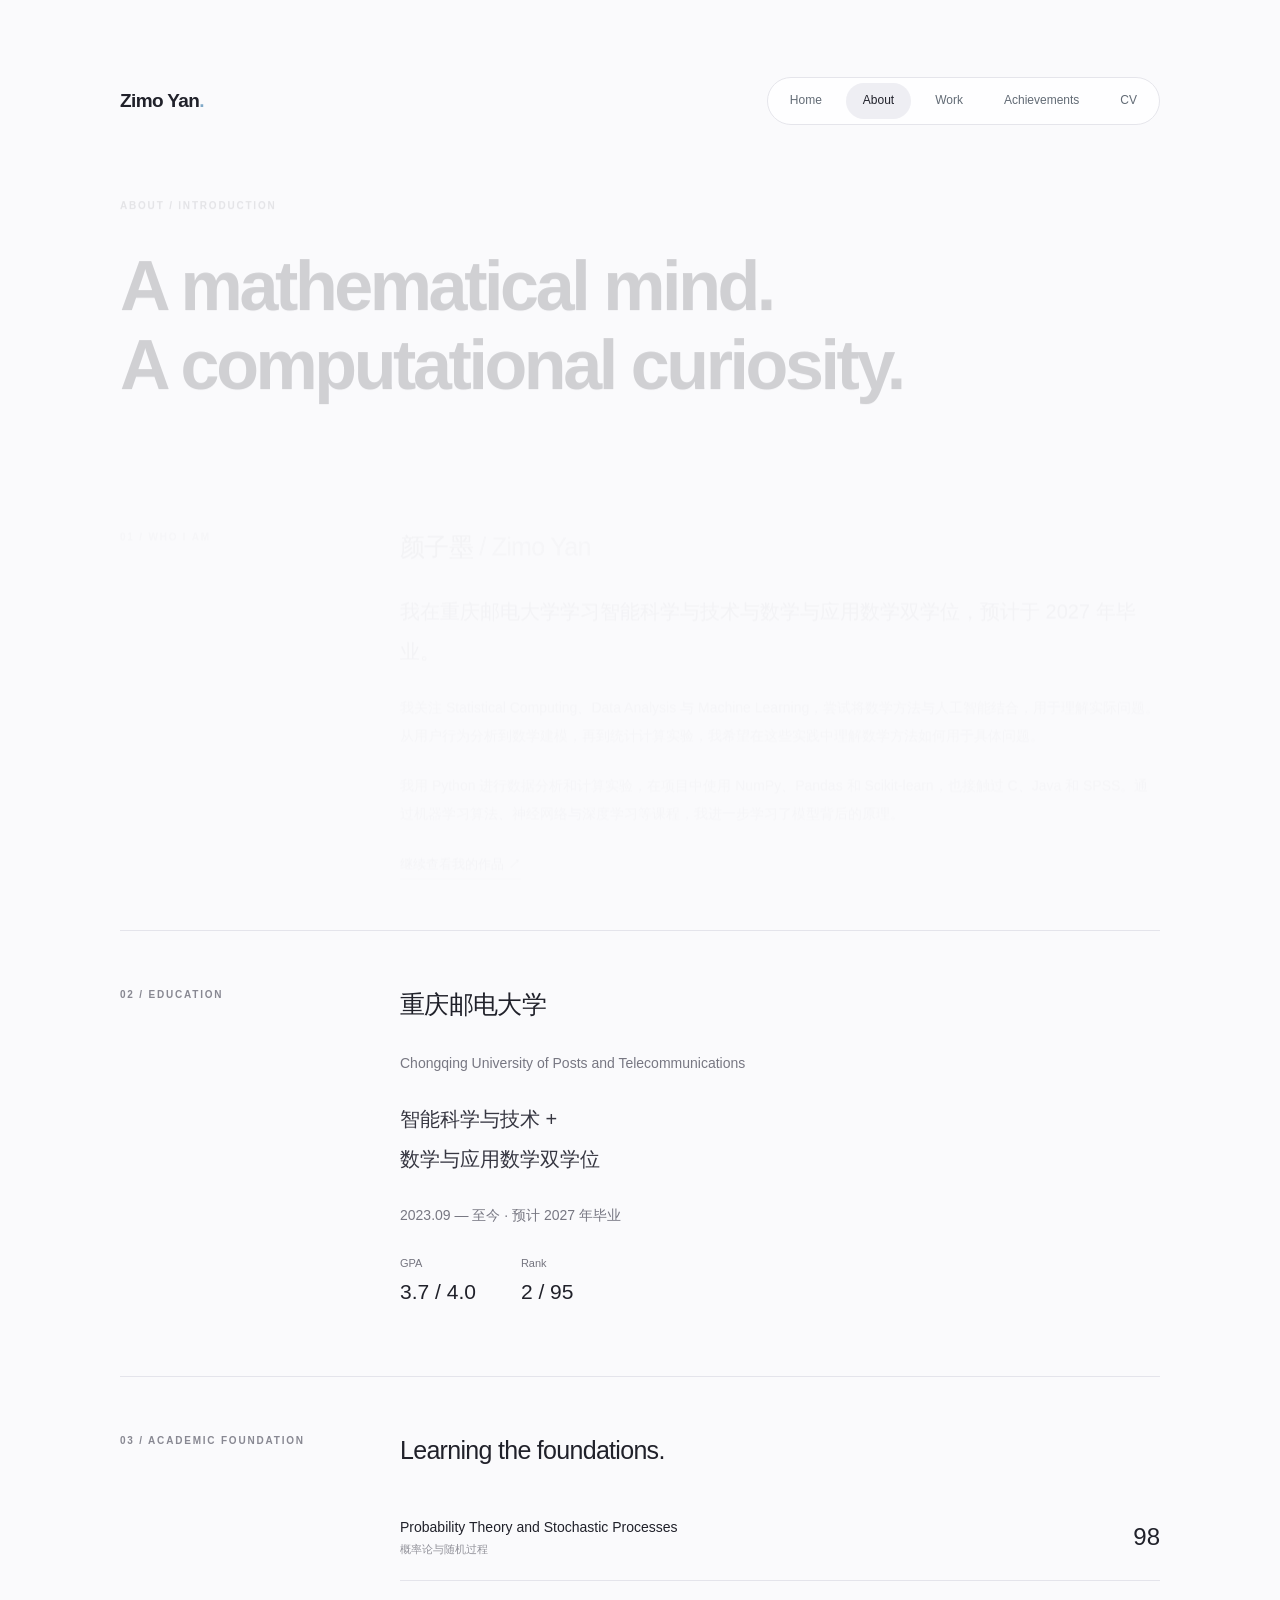
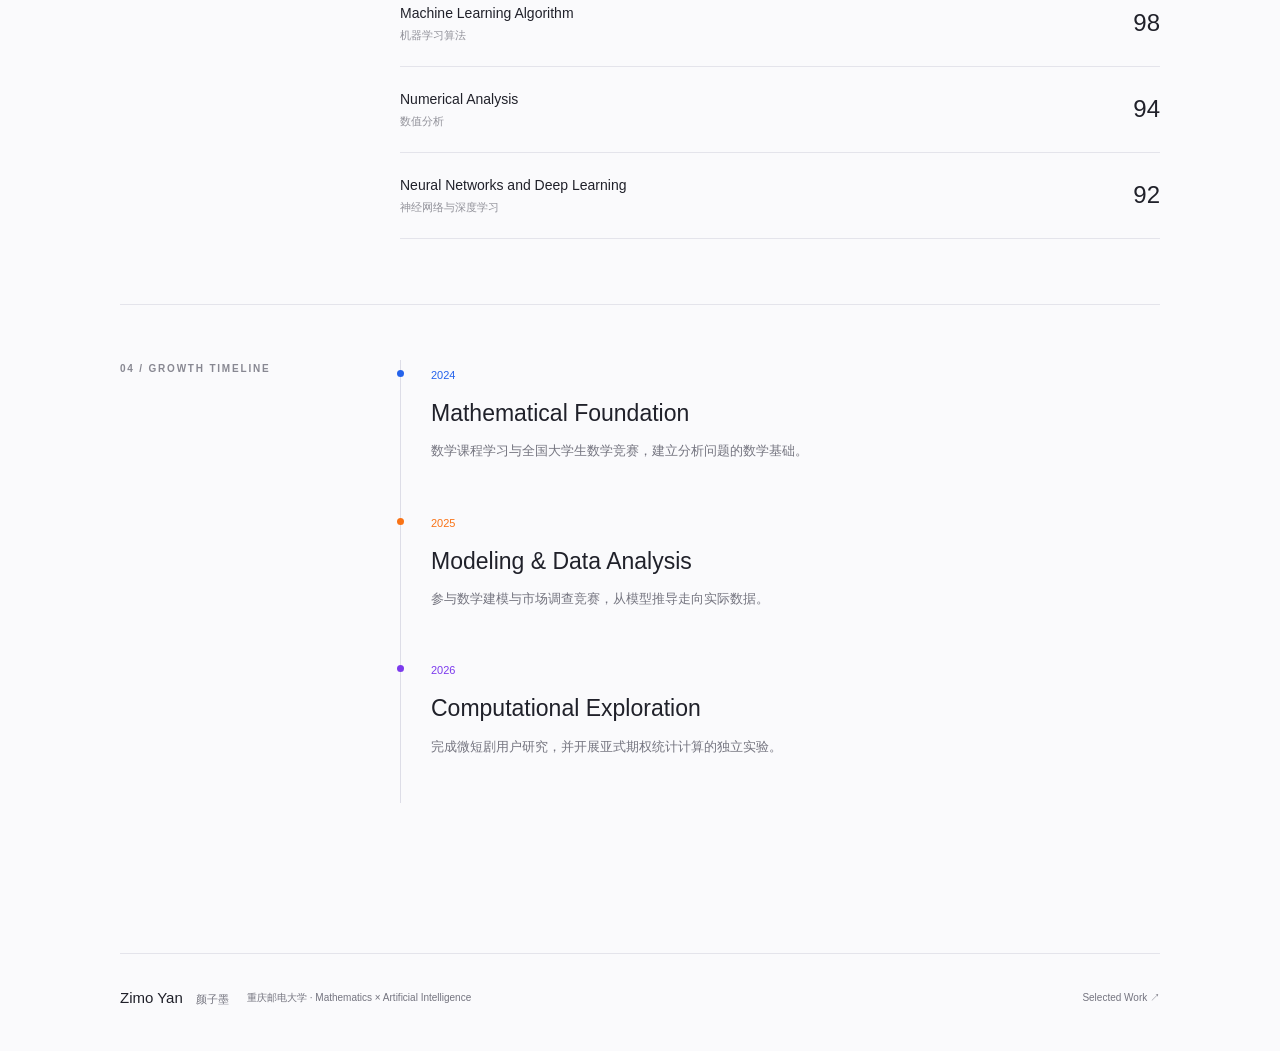
<file: research.html>
<!doctype html><html lang="zh-CN"><head><meta charset="utf-8"><meta http-equiv="refresh" content="0;url=about.html#interests"><title>页面已迁移</title></head><body><a href="about.html#interests">查看完整内容</a></body></html>
</file>
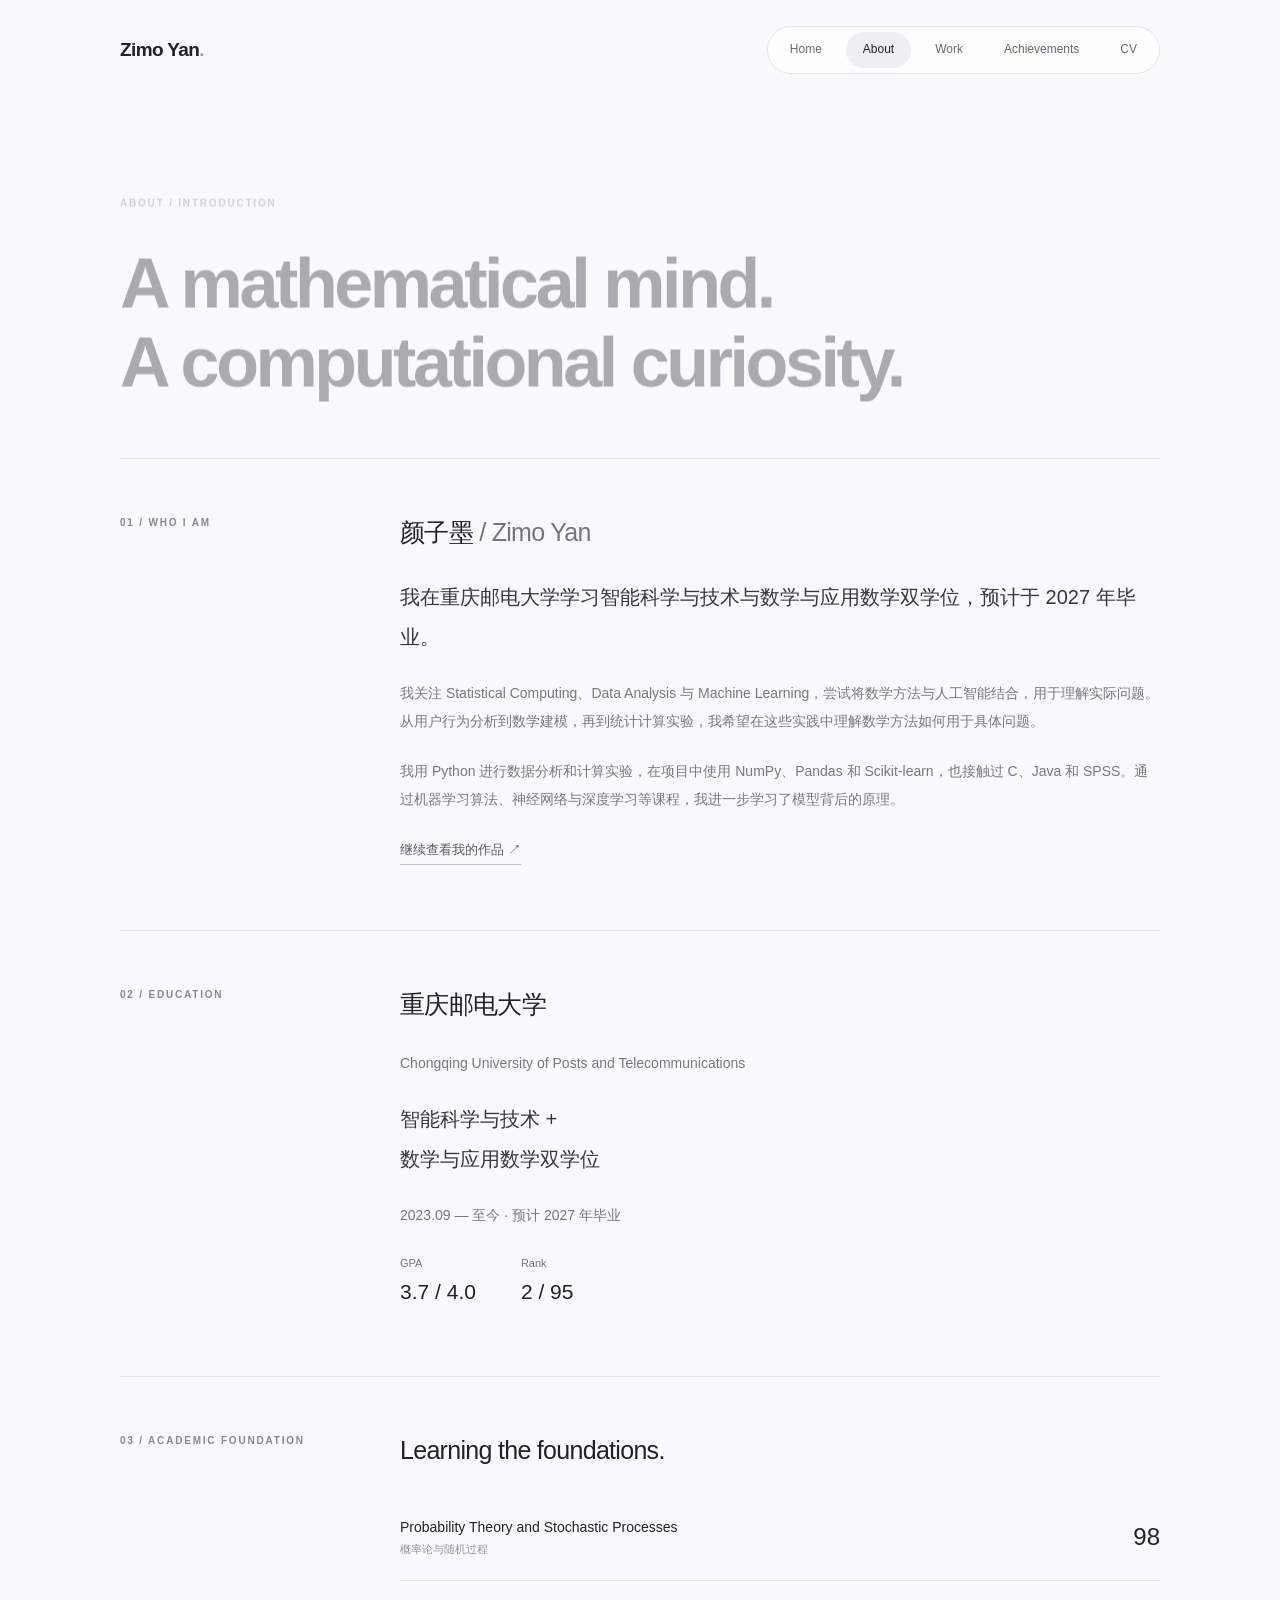
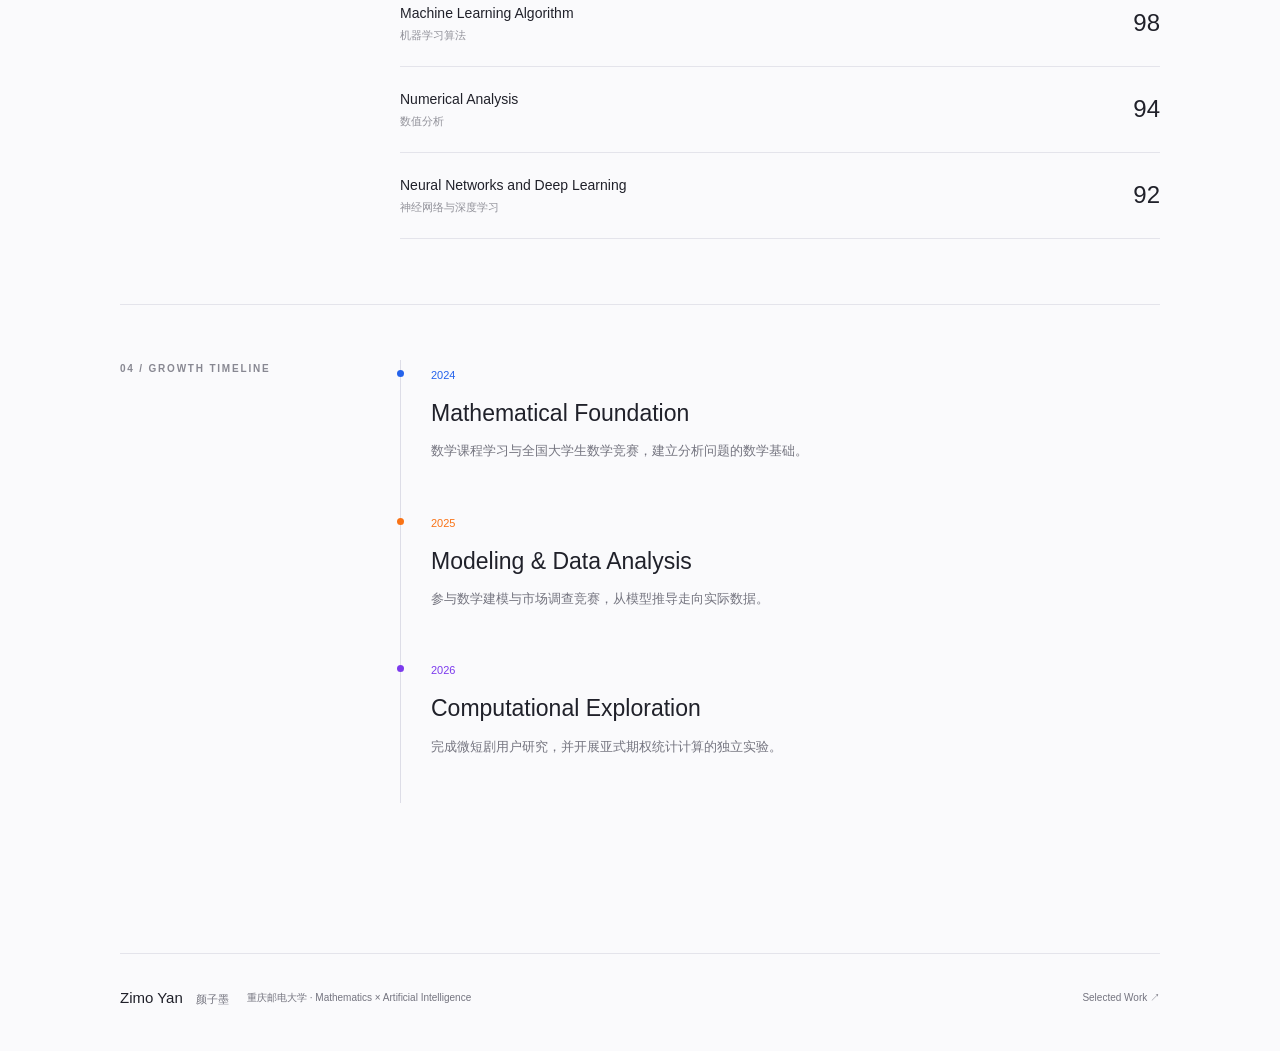
<file: skills.html>
<!doctype html><html lang="zh-CN"><head><meta charset="utf-8"><meta http-equiv="refresh" content="0;url=about.html#skills"><title>页面已迁移</title></head><body><a href="about.html#skills">查看完整内容</a></body></html>
</file>
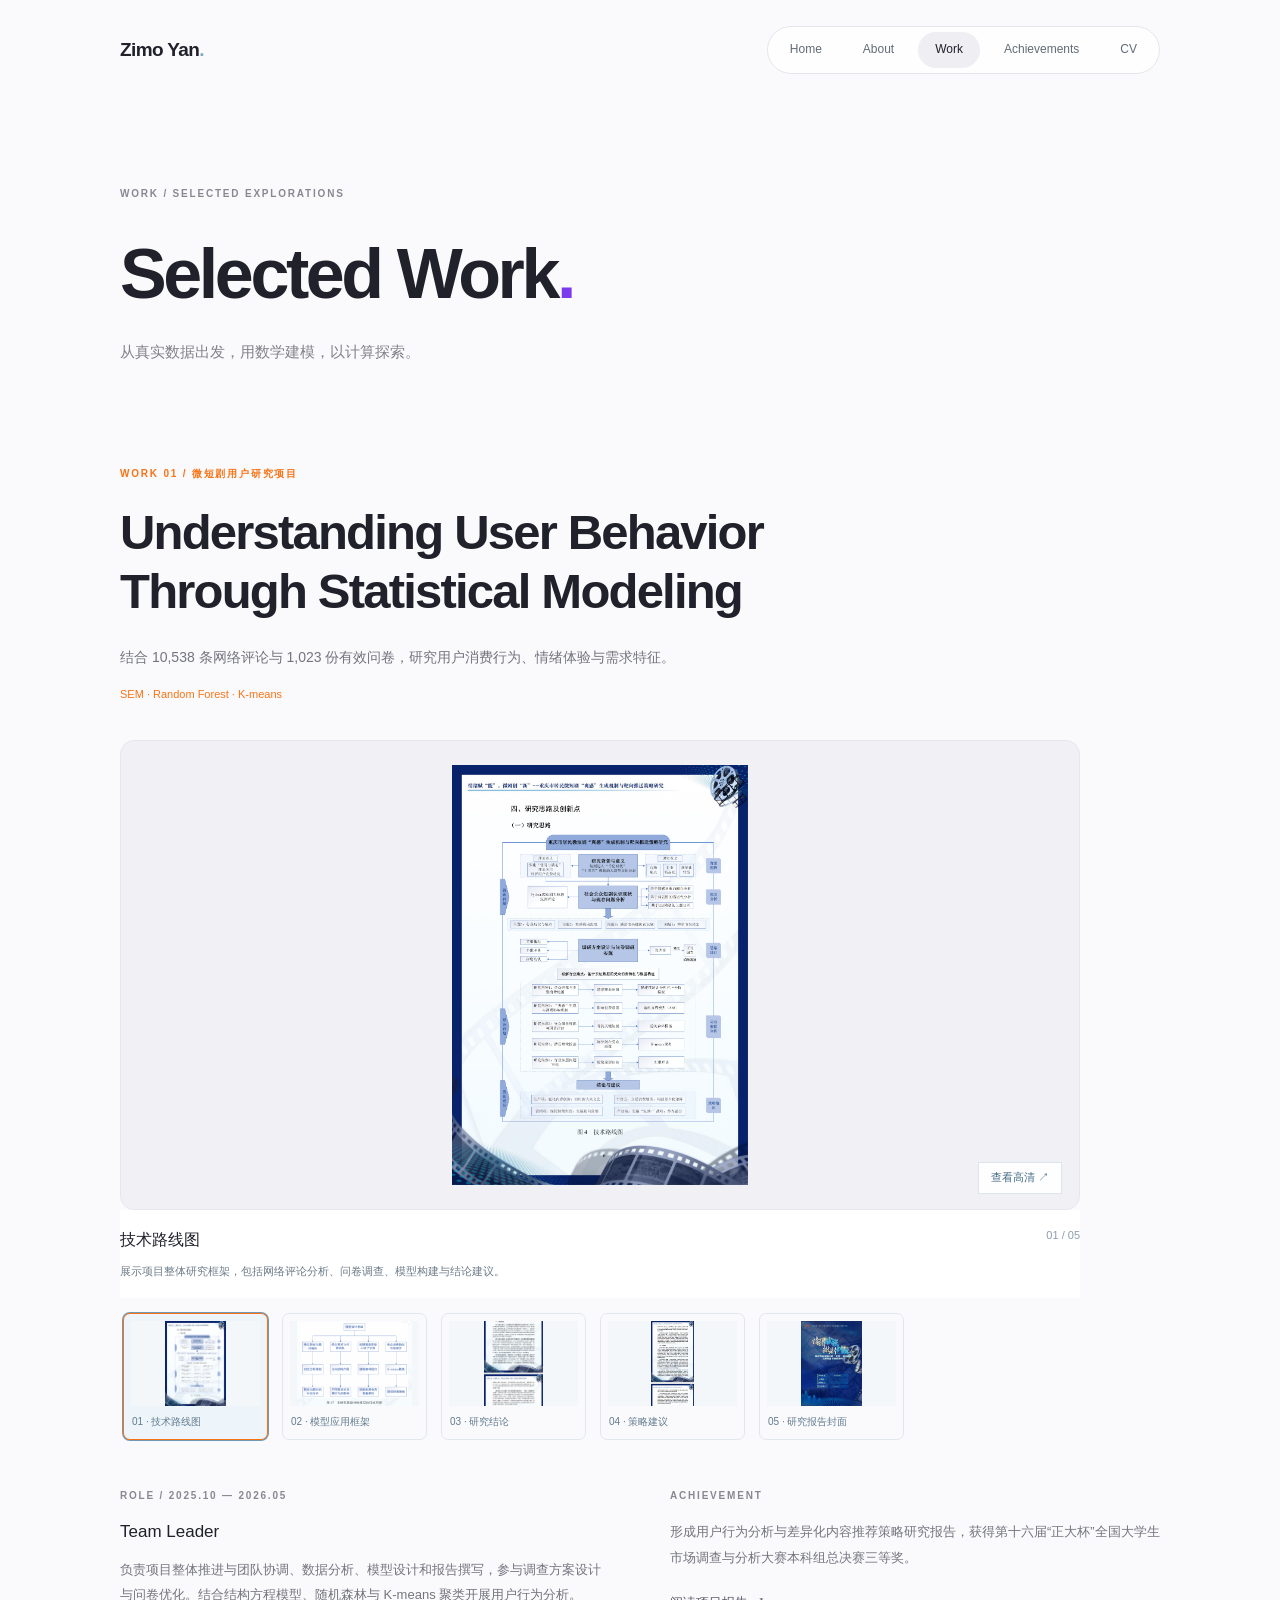
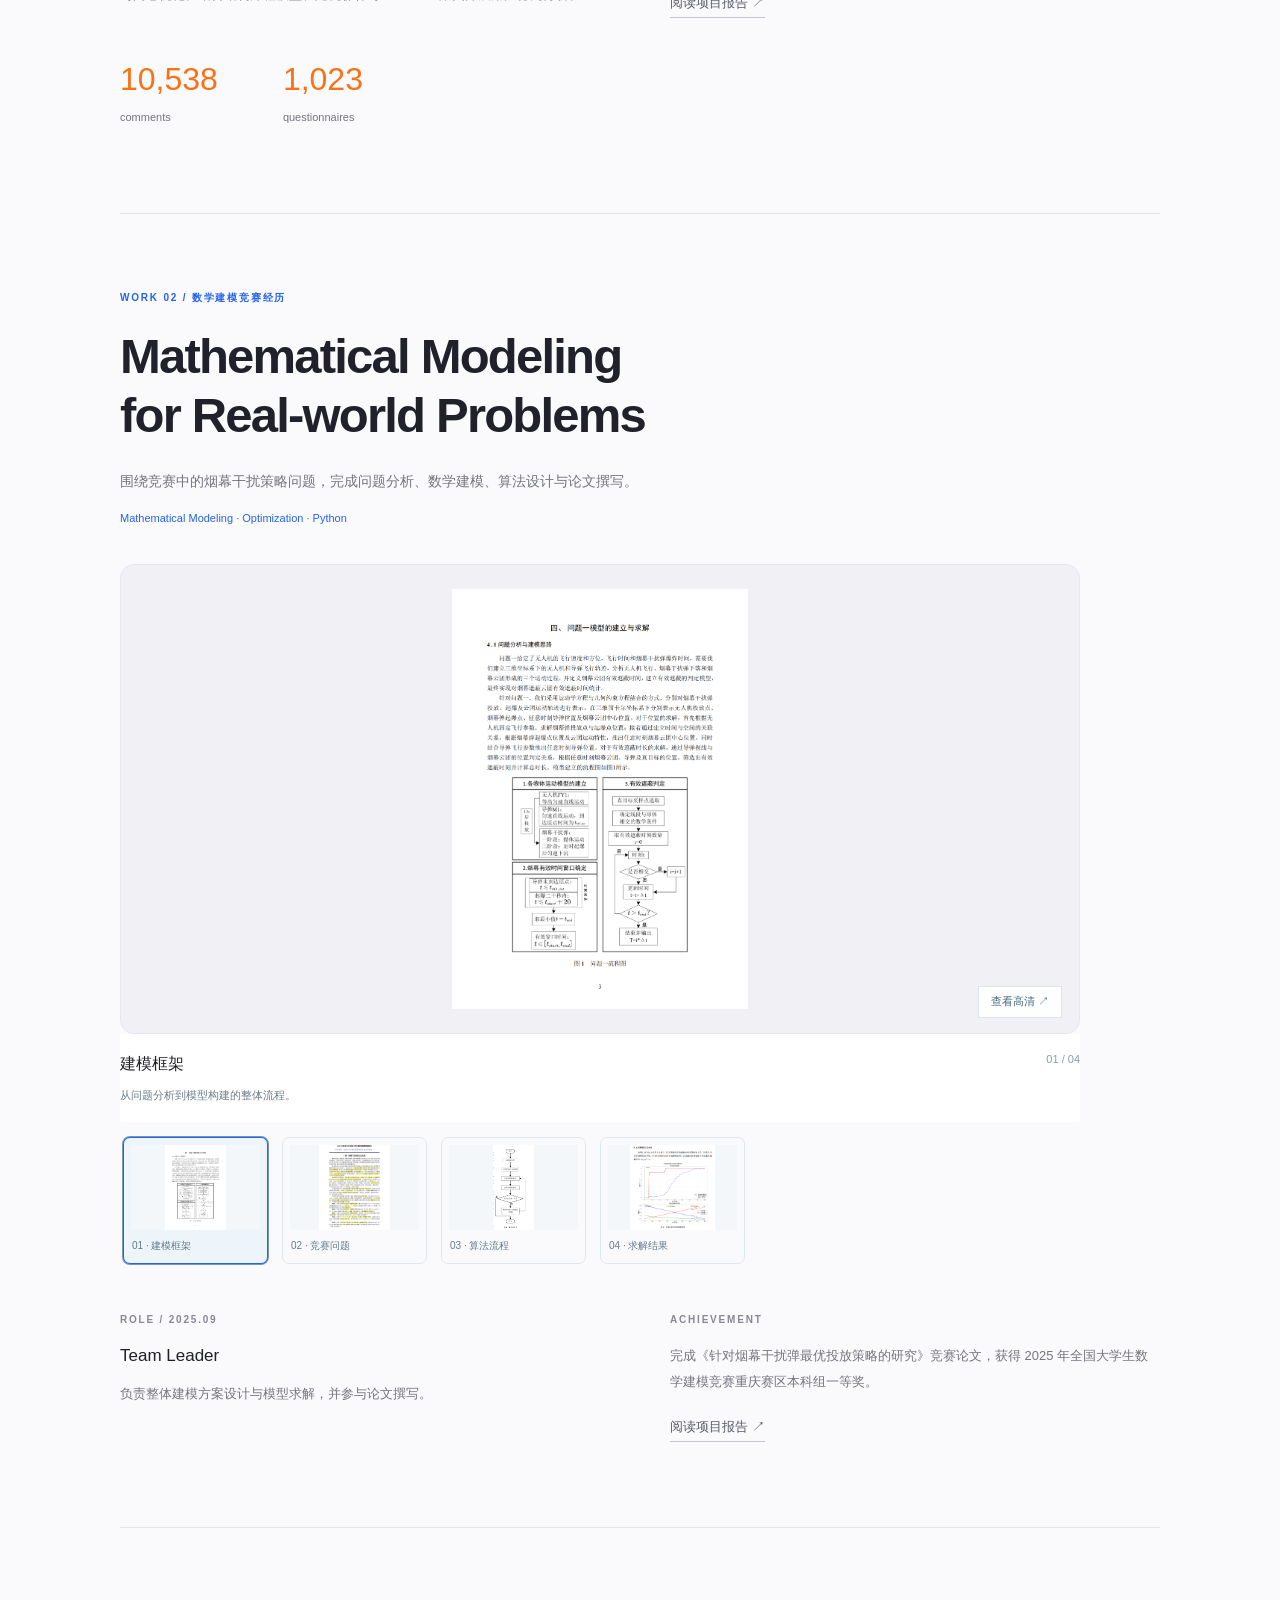
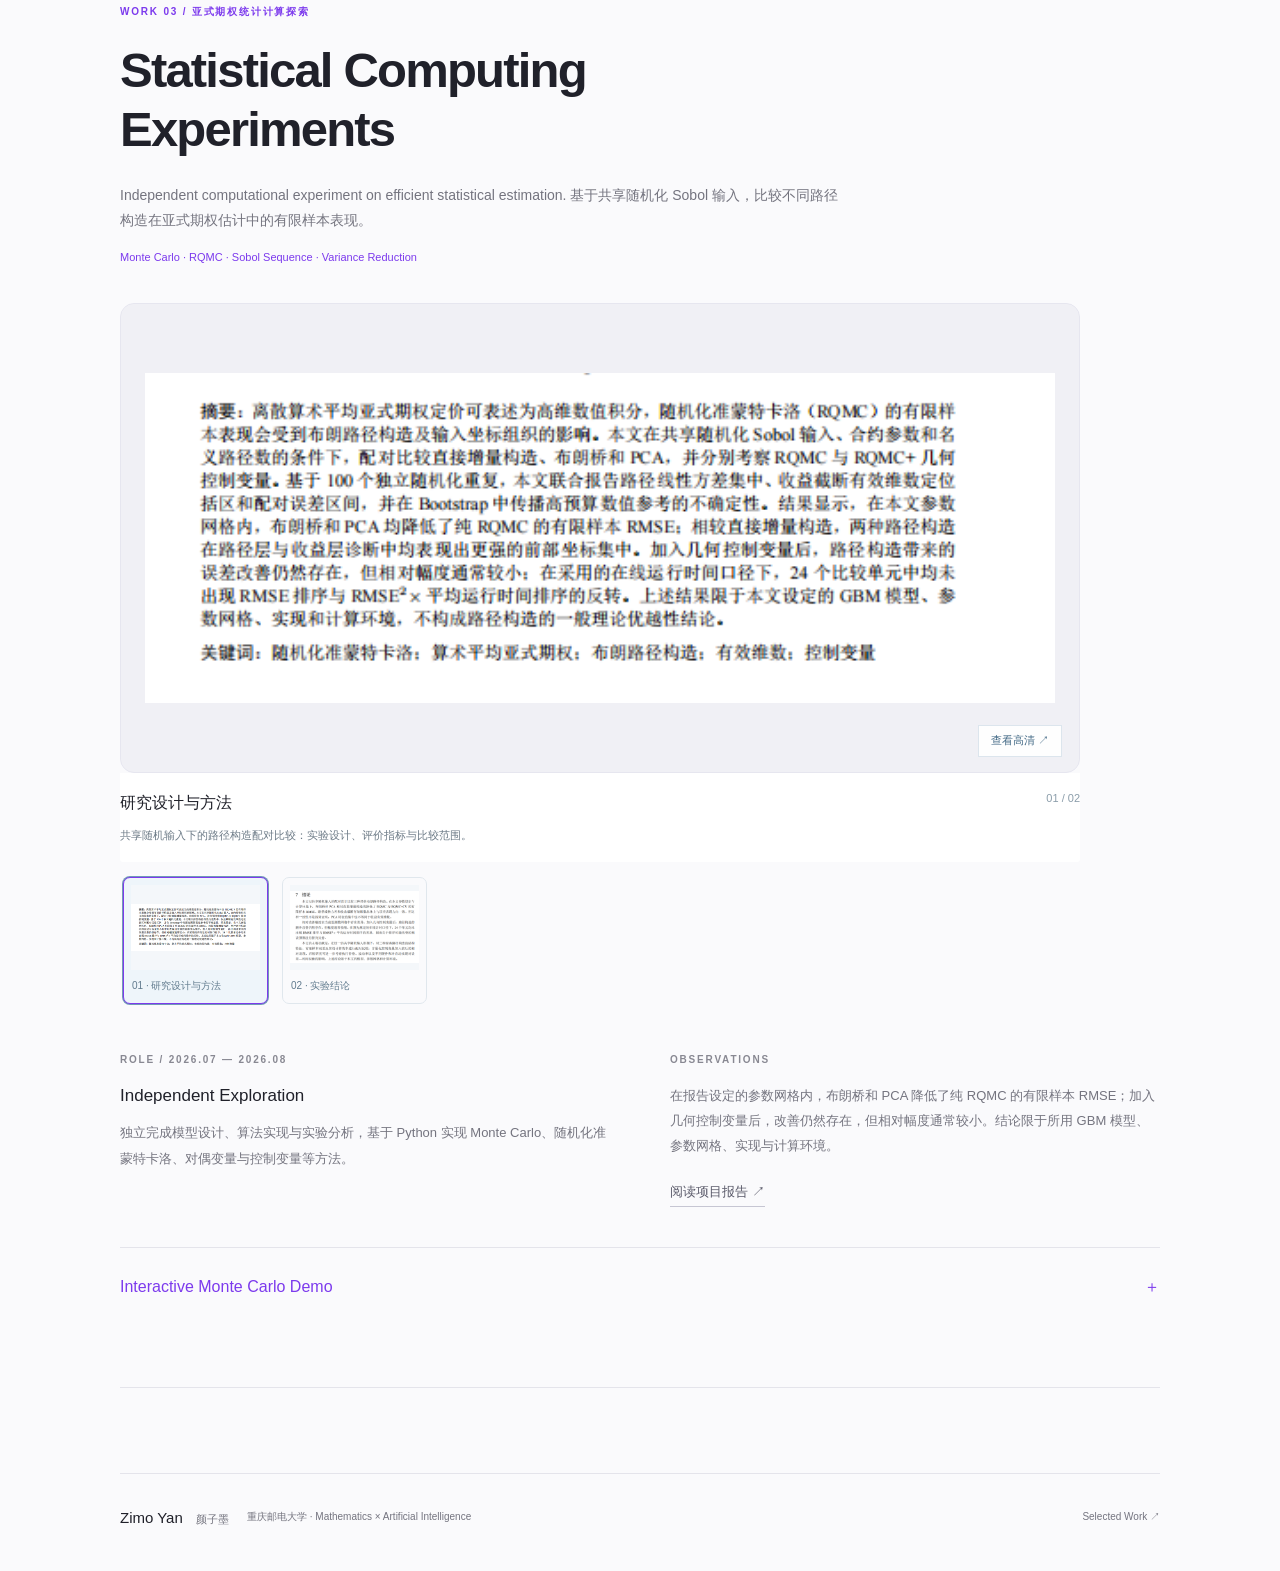
<file: work.html>
<!doctype html>
<html lang="zh-CN"><head><meta charset="utf-8"><meta name="viewport" content="width=device-width,initial-scale=1"><meta name="description" content="颜子墨 Zimo Yan 的个人学术主页。重庆邮电大学双学位在读，关注统计计算、数据分析与机器学习。"><meta name="theme-color" content="#ffffff"><title>Work · Zimo Yan | 颜子墨</title><link rel="icon" href="favicon.svg" type="image/svg+xml"><link rel="stylesheet" href="styles.css"><link rel="stylesheet" href="portfolio.css"><script src="main.js" defer></script><script src="mc-demo.js" defer></script><script src="portfolio.js" defer></script></head>
<body><a class="skip-link" href="#main">跳至主要内容</a><header class="site-header"><div class="header-inner"><a class="wordmark" href="index.html" aria-label="Zimo Yan 首页">Zimo Yan<span>.</span></a><button class="menu-toggle" aria-expanded="false" aria-controls="navigation" type="button">菜单 <span aria-hidden="true">☰</span></button><nav id="navigation" aria-label="主导航"><a href="index.html">Home</a><a href="about.html">About</a><a href="work.html" class="active" aria-current="page">Work</a><a href="achievements.html">Achievements</a><a href="cv.html">CV</a></nav></div></header><main id="main" class="container"><header class="editorial-heading entrance"><p class="overline">WORK / SELECTED EXPLORATIONS</p><h1>Selected Work<span class="accent-dot">.</span></h1><p>从真实数据出发，用数学建模，以计算探索。</p></header><article class="work-story data" id="microdrama"><div class="work-heading reveal"><p class="overline">WORK 01 / 微短剧用户研究项目</p><h2>Understanding User Behavior<br>Through Statistical Modeling</h2><p class="work-description">结合 10,538 条网络评论与 1,023 份有效问卷，研究用户消费行为、情绪体验与需求特征。</p><p class="method-line">SEM · Random Forest · K-means</p></div><div class="work-image reveal"><section class="project-gallery" aria-label="重庆市居民微短剧“爽感”生成机制与靶向推送策略研究图片导览"><figure class="gallery-figure"><a class="gallery-open" href="assets/showcase-microdrama-1.png" target="_blank" rel="noopener" aria-label="高清查看：技术路线图"><img class="gallery-main" src="assets/showcase-microdrama-1.png" alt="技术路线图" loading="lazy"><span class="zoom-label" aria-hidden="true">查看高清 ↗</span></a><figcaption aria-live="polite" aria-atomic="true"><div><strong class="gallery-title">技术路线图</strong><span class="gallery-count">01 / 05</span></div><p class="gallery-caption">展示项目整体研究框架，包括网络评论分析、问卷调查、模型构建与结论建议。</p></figcaption></figure><div class="gallery-thumbnails" role="group" aria-label="研究过程图片"><a class="gallery-thumb" href="assets/showcase-microdrama-1.png" data-title="技术路线图" data-caption="展示项目整体研究框架，包括网络评论分析、问卷调查、模型构建与结论建议。" aria-label="1. 技术路线图" aria-current="true"><span class="thumb-image"><img src="assets/showcase-microdrama-1.png" alt="" loading="lazy"></span><span>01 · 技术路线图</span></a><a class="gallery-thumb" href="assets/showcase-microdrama-2.png" data-title="模型应用框架" data-caption="展示对应分析、结构方程模型、随机森林与 K-means 聚类分别对应的研究问题和分析目的。" aria-label="2. 模型应用框架"><span class="thumb-image"><img src="assets/showcase-microdrama-2.png" alt="" loading="lazy"></span><span>02 · 模型应用框架</span></a><a class="gallery-thumb" href="assets/showcase-microdrama-3.png" data-title="研究结论" data-caption="受众特征、满意度相关因素与潜在用户群体的分析结果。" aria-label="3. 研究结论"><span class="thumb-image"><img src="assets/showcase-microdrama-3.png" alt="" loading="lazy"></span><span>03 · 研究结论</span></a><a class="gallery-thumb" href="assets/showcase-microdrama-4.png" data-title="策略建议" data-caption="基于用户分析提出的内容优化与差异化推荐建议。" aria-label="4. 策略建议"><span class="thumb-image"><img src="assets/showcase-microdrama-4.png" alt="" loading="lazy"></span><span>04 · 策略建议</span></a><a class="gallery-thumb" href="assets/showcase-microdrama-5.png" data-title="研究报告封面" data-caption="微短剧用户研究参赛报告封面（匿名提交版）。" aria-label="5. 研究报告封面"><span class="thumb-image"><img src="assets/showcase-microdrama-5.png" alt="" loading="lazy"></span><span>05 · 研究报告封面</span></a></div></section></div><div class="work-notes reveal"><div><span class="section-label">ROLE / 2025.10 — 2026.05</span><h3>Team Leader</h3><p>负责项目整体推进与团队协调、数据分析、模型设计和报告撰写，参与调查方案设计与问卷优化。结合结构方程模型、随机森林与 K-means 聚类开展用户行为分析。</p></div><div><span class="section-label">ACHIEVEMENT</span><p>形成用户行为分析与差异化内容推荐策略研究报告，获得第十六届“正大杯”全国大学生市场调查与分析大赛本科组总决赛三等奖。</p><a class="text-link" href="assets/microdrama.pdf" target="_blank" rel="noopener">阅读项目报告 ↗</a></div></div><div class="work-counts"><span><strong>10,538</strong>comments</span><span><strong>1,023</strong>questionnaires</span></div></article><article class="work-story math" id="modeling"><div class="work-heading reveal"><p class="overline">WORK 02 / 数学建模竞赛经历</p><h2>Mathematical Modeling<br>for Real-world Problems</h2><p class="work-description">围绕竞赛中的烟幕干扰策略问题，完成问题分析、数学建模、算法设计与论文撰写。</p><p class="method-line">Mathematical Modeling · Optimization · Python</p></div><div class="work-image reveal"><section class="project-gallery" aria-label="全国大学生数学建模竞赛项目图片导览"><figure class="gallery-figure"><a class="gallery-open" href="assets/showcase-modeling-1.png" target="_blank" rel="noopener" aria-label="高清查看：建模框架"><img class="gallery-main" src="assets/showcase-modeling-1.png" alt="建模框架" loading="lazy"><span class="zoom-label" aria-hidden="true">查看高清 ↗</span></a><figcaption aria-live="polite" aria-atomic="true"><div><strong class="gallery-title">建模框架</strong><span class="gallery-count">01 / 04</span></div><p class="gallery-caption">从问题分析到模型构建的整体流程。</p></figcaption></figure><div class="gallery-thumbnails" role="group" aria-label="研究过程图片"><a class="gallery-thumb" href="assets/showcase-modeling-1.png" data-title="建模框架" data-caption="从问题分析到模型构建的整体流程。" aria-label="1. 建模框架" aria-current="true"><span class="thumb-image"><img src="assets/showcase-modeling-1.png" alt="" loading="lazy"></span><span>01 · 建模框架</span></a><a class="gallery-thumb" href="assets/showcase-modeling-2.png" data-title="竞赛问题" data-caption="竞赛题目中的问题背景与建模任务。" aria-label="2. 竞赛问题"><span class="thumb-image"><img src="assets/showcase-modeling-2.png" alt="" loading="lazy"></span><span>02 · 竞赛问题</span></a><a class="gallery-thumb" href="assets/showcase-modeling-3.png" data-title="算法流程" data-caption="模型求解算法与迭代流程。" aria-label="3. 算法流程"><span class="thumb-image"><img src="assets/showcase-modeling-3.png" alt="" loading="lazy"></span><span>03 · 算法流程</span></a><a class="gallery-thumb" href="assets/showcase-modeling-4.png" data-title="求解结果" data-caption="求解结果，包括算法收敛过程与参数变化图。" aria-label="4. 求解结果"><span class="thumb-image"><img src="assets/showcase-modeling-4.png" alt="" loading="lazy"></span><span>04 · 求解结果</span></a></div></section></div><div class="work-notes reveal"><div><span class="section-label">ROLE / 2025.09</span><h3>Team Leader</h3><p>负责整体建模方案设计与模型求解，并参与论文撰写。</p></div><div><span class="section-label">ACHIEVEMENT</span><p>完成《针对烟幕干扰弹最优投放策略的研究》竞赛论文，获得 2025 年全国大学生数学建模竞赛重庆赛区本科组一等奖。</p><a class="text-link" href="assets/modeling.pdf" target="_blank" rel="noopener">阅读项目报告 ↗</a></div></div></article><article class="work-story computing" id="options"><div class="work-heading reveal"><p class="overline">WORK 03 / 亚式期权统计计算探索</p><h2>Statistical Computing<br>Experiments</h2><p class="work-description">Independent computational experiment on efficient statistical estimation. 基于共享随机化 Sobol 输入，比较不同路径构造在亚式期权估计中的有限样本表现。</p><p class="method-line">Monte Carlo · RQMC · Sobol Sequence · Variance Reduction</p></div><div class="work-image reveal"><section class="project-gallery" aria-label="算术平均亚式期权定价中的高效统计计算方法研究图片导览"><figure class="gallery-figure"><a class="gallery-open" href="assets/showcase-options-1.png" target="_blank" rel="noopener" aria-label="高清查看：研究设计与方法"><img class="gallery-main" src="assets/showcase-options-1.png" alt="研究设计与方法" loading="lazy"><span class="zoom-label" aria-hidden="true">查看高清 ↗</span></a><figcaption aria-live="polite" aria-atomic="true"><div><strong class="gallery-title">研究设计与方法</strong><span class="gallery-count">01 / 02</span></div><p class="gallery-caption">共享随机输入下的路径构造配对比较：实验设计、评价指标与比较范围。</p></figcaption></figure><div class="gallery-thumbnails" role="group" aria-label="研究过程图片"><a class="gallery-thumb" href="assets/showcase-options-1.png" data-title="研究设计与方法" data-caption="共享随机输入下的路径构造配对比较：实验设计、评价指标与比较范围。" aria-label="1. 研究设计与方法" aria-current="true"><span class="thumb-image"><img src="assets/showcase-options-1.png" alt="" loading="lazy"></span><span>01 · 研究设计与方法</span></a><a class="gallery-thumb" href="assets/showcase-options-2.png" data-title="实验结论" data-caption="不同路径构造的有限样本误差表现，以及本次实验的适用范围与局限。" aria-label="2. 实验结论"><span class="thumb-image"><img src="assets/showcase-options-2.png" alt="" loading="lazy"></span><span>02 · 实验结论</span></a></div></section></div><div class="work-notes reveal"><div><span class="section-label">ROLE / 2026.07 — 2026.08</span><h3>Independent Exploration</h3><p>独立完成模型设计、算法实现与实验分析，基于 Python 实现 Monte Carlo、随机化准蒙特卡洛、对偶变量与控制变量等方法。</p></div><div><span class="section-label">OBSERVATIONS</span><p>在报告设定的参数网格内，布朗桥和 PCA 降低了纯 RQMC 的有限样本 RMSE；加入几何控制变量后，改善仍然存在，但相对幅度通常较小。结论限于所用 GBM 模型、参数网格、实现与计算环境。</p><a class="text-link" href="assets/options.pdf" target="_blank" rel="noopener">阅读项目报告 ↗</a></div></div><details class="experiment" id="monte-carlo"><summary>Interactive Monte Carlo Demo <span>＋</span></summary>
<section class="mc-model"><h2>算术平均亚式看涨期权 · GBM 模型</h2><p>使用标准布朗运动驱动几何布朗运动，在离散监测时点计算算术平均价格。Estimated Value 为折现收益的样本均值。每次运行使用新的随机输入，因此估计结果会略有不同。</p><p class="formula">S(t + Δt) = S(t) exp[(r − σ²/2)Δt + σ√Δt Z]，Z ~ N(0, 1)<br>Y = exp(−rT) max(mean(S₁, …, Sₘ) − K, 0)</p><p class="source-note">固定设定：S₀ = 100，K = 100，r = 5%/年，T = 1 年，52 个监测时点；均值不包含初始价格。数值使用无单位价格尺度。这里演示基础 Monte Carlo 估计；项目中的 RQMC 路径构造比较见完整报告。</p></section>
<form id="mc-form" class="mc-controls"><label>Simulation Number<input id="mc-count" type="number" min="100" max="100000" step="100" value="10000" required><small>100–100,000，步长 100</small></label><label>Volatility σ（年化）<input id="mc-vol" type="number" min="0" max="1" step="0.01" value="0.20" required><small>0–1；0.20 表示 20%</small></label><button class="button primary" type="submit" id="mc-run">Run Simulation ↗</button></form>
<p id="mc-status" role="status" aria-live="polite">设置参数后点击运行，图表和估计值将由实际模拟产生。</p><noscript>此演示需要启用 JavaScript 才能运行。</noscript>
<section id="mc-results" hidden><p id="mc-parameters" class="source-note"></p><div class="mc-metrics"><article><span>Estimated Value</span><strong id="mc-value"></strong><small>折现收益均值</small></article><article><span>Standard Error</span><strong id="mc-se"></strong><small>样本标准差 / √N</small></article><article><span>Approx. 95% CI</span><strong id="mc-ci"></strong><small>正态近似：估计值 ± 1.96 SE</small></article></div><div class="mc-plots"><figure><h2>Brownian Motion Paths</h2><canvas id="mc-paths" width="900" height="450" role="img" aria-label="本次模拟的前十条标准布朗运动路径"></canvas><figcaption>展示前 10 条 W(t) 路径。σ 改变资产价格与收益分布，不改变标准布朗运动本身的分布。</figcaption></figure><figure><h2>Payoff Distribution</h2><canvas id="mc-hist" width="900" height="450" role="img" aria-label="本次模拟全部路径的折现收益直方图"></canvas><figcaption>所有路径的折现收益 Y；横轴为折现收益，纵轴为路径数量，零收益计入首组。</figcaption></figure></div><p id="mc-summary" class="source-note"></p></section>
</details></article><dialog class="image-lightbox" aria-labelledby="lightbox-title"><div class="lightbox-top"><h2 id="lightbox-title"></h2><button class="lightbox-close" type="button" aria-label="关闭高清查看">关闭 ×</button></div><div class="lightbox-stage"><img alt=""></div><div class="lightbox-bottom"><button class="lightbox-prev" type="button" aria-label="上一张图片">← 上一张</button><span class="lightbox-count"></span><button class="lightbox-next" type="button" aria-label="下一张图片">下一张 →</button><a class="lightbox-original" target="_blank" rel="noopener">打开原图 ↗</a></div><p class="lightbox-caption"></p></dialog></main><footer class="site-footer"><div><a class="footer-name" href="index.html">Zimo Yan <span>颜子墨</span></a><span>重庆邮电大学 · Mathematics × Artificial Intelligence</span></div><a href="work.html">Selected Work <span aria-hidden="true">↗</span></a></footer></body></html>
</file>
<file: styles.css>
:root{--ink:#292e35;--muted:#727b86;--blue:#37678d;--light:#edf4fa;--line:#e3e8ed;--serif:Georgia,'Times New Roman','Songti SC','SimSun',serif}*{box-sizing:border-box}html{scroll-behavior:smooth;scroll-padding-top:110px}body{margin:0;background:#fff;color:var(--ink);font-family:Arial,'PingFang SC','Microsoft YaHei',sans-serif;font-size:15px;line-height:1.85;-webkit-font-smoothing:antialiased}a{color:inherit;text-decoration:none}button{font:inherit;cursor:pointer}a,button{touch-action:manipulation}a:focus-visible,button:focus-visible,summary:focus-visible{outline:3px solid #7fafd2;outline-offset:5px}a:hover{color:var(--blue)}h1,h2,h3,p{margin:0}h1,h2,h3{font-weight:500;line-height:1.5}h2{font-size:27px}h3{font-size:18px}p+p{margin-top:18px}.container,.header-inner,.site-footer{width:min(1160px,calc(100% - 96px));margin:auto}.site-header{border-bottom:1px solid var(--line);background:rgba(255,255,255,.97);position:sticky;top:0;z-index:10}.header-inner{min-height:88px;display:flex;align-items:center;justify-content:space-between;gap:35px}.wordmark{font-family:var(--serif);font-size:27px;white-space:nowrap;letter-spacing:-1px}.wordmark span{color:#80a9c8}.site-header nav{display:flex;gap:25px;align-items:center}.site-header nav a{font-size:13px;padding:31px 0 26px;border-bottom:2px solid transparent;color:#626b75;white-space:nowrap}.site-header nav a.active{color:var(--blue);border-bottom-color:#7ea7c5}.menu-toggle{display:none;background:white;border:1px solid var(--line);padding:5px 12px}.eyebrow{font-size:10px;letter-spacing:2.2px;font-weight:600;color:var(--blue);line-height:1.8;margin-bottom:18px}.hero{display:grid;grid-template-columns:1.3fr 1fr;gap:80px;padding:88px 0 76px;align-items:center}.hero .eyebrow{display:flex;align-items:center;gap:12px}.blue-line{height:1px;width:28px;background:#8caeca}.hero h1{font-family:var(--serif);font-size:76px;line-height:1.15;letter-spacing:-2px;font-weight:400}.chinese-name{font-family:'Songti SC','SimSun',serif;display:block;font-size:25px;letter-spacing:6px;margin-top:20px}.hero-subtitle{font-size:18px;margin-top:27px;letter-spacing:1px}.hero-description{color:var(--muted);font-size:14px;line-height:2.05;margin-top:20px}.actions{display:flex;gap:22px;align-items:center;flex-wrap:wrap;margin-top:28px}.button{display:inline-flex;gap:27px;align-items:center;justify-content:center;padding:11px 21px;border:1px solid #d6e0e9;font-size:13px;border-radius:3px}.button.primary{background:var(--light);color:#335e7c;border-color:#e0ebf4}.button:hover{background:#e4eff7}.academic-note{background:linear-gradient(125deg,#f5f8fb,#edf4fa);padding:30px 32px;border:1px solid #e5edf4;border-radius:3px;align-self:center;position:relative}.note-top{display:flex;justify-content:space-between;align-items:center;color:#677f92;font-size:12px}.monogram{font-family:var(--serif);font-size:37px;font-style:italic;color:#8aa9c1;line-height:1}.small-label{font-size:9px;letter-spacing:1.5px;line-height:1.9;color:#8192a1;margin-top:30px}.metrics{display:flex;gap:46px;padding:24px 0 32px}.metrics>div>span{display:block;color:#748798;font-size:12px;margin-top:4px}.metrics strong{font-family:var(--serif);font-size:47px;font-weight:400;line-height:1.2;color:#35556e}.metrics strong span{font-size:17px;color:#8a9aa7;margin-left:6px}.note-bottom{border-top:1px solid #dce6ef;padding-top:19px;display:flex;justify-content:space-between;font-size:10px;color:#718393;gap:14px}.home-section{border-top:1px solid var(--line);padding:42px 0 48px}.section-top{display:flex;justify-content:space-between;align-items:center;margin-bottom:25px;gap:20px}.section-top .eyebrow{margin-bottom:5px}.section-top h2{font-size:24px}.text-link{font-size:13px;color:var(--blue);display:inline-block;border:0;border-bottom:1px solid #b6cddd;background:none;padding:1px 0 3px}.text-link span{margin-left:6px}.interest-row{display:grid;grid-template-columns:repeat(4,1fr)}.interest-row>span{padding-left:25px;border-left:1px solid var(--line);font-size:16px}.interest-row>span:first-child{padding-left:0;border:0}.interest-row small{display:block;font-size:11px;color:var(--muted);margin-top:4px;letter-spacing:.25px}.project-grid{display:grid;grid-template-columns:repeat(3,1fr);gap:23px}.project-card{border:1px solid var(--line);border-radius:3px;padding:23px 23px 0;display:flex;flex-direction:column;transition:border-color .15s,background .15s}.project-card:hover{border-color:#a9c4d8;background:#fbfdff;color:var(--ink)}.card-top{display:flex;justify-content:space-between;color:#6b8ba2;font-size:9px;letter-spacing:.7px;gap:10px}.project-card h3{font-size:17px;line-height:1.8;margin:20px 0 13px}.project-card p{font-size:12px;color:var(--muted);line-height:1.95;padding-bottom:24px}.card-bottom{margin-top:auto;display:flex;justify-content:space-between;gap:10px;border-top:1px solid var(--line);font-size:10px;color:var(--muted);padding:15px 0}.site-footer{border-top:1px solid var(--line);padding:27px 0 35px;margin-top:24px;display:flex;justify-content:space-between;align-items:center;gap:25px;font-size:11px;color:var(--muted)}.site-footer>div{display:flex;gap:25px;align-items:center}.footer-name{font-family:var(--serif);font-size:18px;color:var(--ink)}.footer-name span{font-family:Arial,sans-serif;font-size:11px;margin-left:9px;color:var(--muted)}.page-heading{padding:68px 0 44px}.page-heading h1{font-size:42px;letter-spacing:1px;margin-bottom:16px}.lead{font-size:15px;line-height:1.95;color:var(--muted)}.two-column{display:grid;grid-template-columns:1.6fr 1fr;gap:95px;padding:8px 0 55px}.prose h2{margin-bottom:24px}.prose p{color:#616b75;font-size:15px;line-height:2.15}.prose .text-link{margin-top:26px}.serif{font-family:var(--serif)}.muted{color:var(--muted)}.soft-panel{background:#f3f7fa;border:1px solid #e7eef3;padding:30px 33px;border-radius:3px}.soft-panel h2{font-size:23px;margin-bottom:18px}.soft-panel p{color:#71808c;font-size:13px}.soft-panel .text-link{display:table;margin-top:23px}.clean-list{padding:0;list-style:none;margin:0}.clean-list li{padding:11px 0;border-bottom:1px solid #e1e8ee}.clean-list li:last-child{border:0}.skill-grid{display:grid;grid-template-columns:1fr 1.2fr 1fr;gap:40px;margin-top:25px}.skill-grid h3{font-size:16px;margin-bottom:15px}.skill-grid p{font-size:13px;color:var(--muted)}.tags{display:flex;gap:8px;flex-wrap:wrap}.tags span{font-size:11px;line-height:1.6;padding:5px 10px;background:#f2f6f9;color:#617b8e;border-radius:2px}.education-block{display:grid;grid-template-columns:240px 1fr;border-top:1px solid var(--line);padding:38px 0 48px}.timeline-date{font-family:var(--serif);font-size:20px;color:#6b8191}.timeline-date span{font-family:Arial,'Microsoft YaHei',sans-serif;display:block;font-size:12px;color:var(--muted);margin-top:8px}.degree{margin-top:12px;color:#69737e}.education-metrics{display:flex;gap:80px;margin-top:28px}.education-metrics strong{font-size:35px;font-family:var(--serif);font-weight:400;color:#456881}.education-metrics small{font-size:17px;color:#8d9aa3}.education-metrics span{display:block;font-size:12px;color:var(--muted)}.narrow{max-width:900px}.course-table{margin-top:25px}.course-row{padding:14px 2px;display:flex;justify-content:space-between;border-bottom:1px solid var(--line);font-size:14px}.course-row strong{font-family:var(--serif);font-weight:400;font-size:19px;color:var(--blue)}.table-head{font-size:11px;color:var(--muted);background:#f6f8fa;padding:10px 12px}.project-index{display:flex;gap:30px;border-bottom:1px solid var(--line);padding:0 0 22px;flex-wrap:wrap;font-size:12px;color:var(--blue)}.research-item{display:grid;grid-template-columns:205px 1fr;gap:40px;padding:50px 0;border-bottom:1px solid var(--line);scroll-margin-top:20px}.project-number{font-family:var(--serif);font-size:45px;color:#b6cbdc;font-weight:400}.research-meta p{font-size:12px;color:var(--muted);margin:16px 0 10px}.role{font-size:12px;color:#57758b}.research-body h2{font-size:26px;line-height:1.75;margin-bottom:17px}.research-body .tags{margin-top:19px}.research-text{margin-top:28px}.research-text h3{font-size:14px;margin-top:20px;margin-bottom:8px}.research-text p{font-size:14px;line-height:2;color:#68717a}.project-material{margin-top:25px;border:1px solid var(--line);border-radius:3px}.project-material summary{padding:13px 17px;font-size:12px;color:#647d90;cursor:pointer;list-style:none}.project-material summary::-webkit-details-marker{display:none}.project-material summary span{float:right}.project-material[open] summary{border-bottom:1px solid var(--line)}.material-grid{padding:20px;display:flex;gap:20px;align-items:start;flex-wrap:wrap}.material-grid figure{margin:0;max-width:100%;flex:1 1 230px}.material-grid img{width:100%;max-height:420px;object-fit:contain;background:#fafbfc}.material-grid figcaption{font-size:11px;color:var(--muted);margin-top:10px}.award-row{display:grid;grid-template-columns:90px 1fr auto;gap:30px;align-items:center;padding:28px 0;border-top:1px solid var(--line)}.award-year{font-family:var(--serif);font-size:26px;color:#8ba7bd}.award-row h2{font-size:17px}.award-row p{font-size:13px;color:var(--muted);margin-top:8px}.honor-grid{display:grid;grid-template-columns:repeat(4,1fr);gap:28px;margin-top:24px}.honor-grid h3{font-size:16px}.honor-grid p{font-size:13px;color:var(--muted);margin-top:10px}.source-note{font-size:11px;color:#83909a;margin-top:30px}.language-grid{display:grid;grid-template-columns:repeat(3,1fr);gap:25px}.language-card{border:1px solid var(--line);border-top:3px solid #b6cfe1;border-radius:3px;padding:28px}.language-card h2{font-size:19px}.language-score{font-family:var(--serif);font-weight:400;font-size:70px;line-height:1.5;color:#426b89;display:block;margin-top:20px}.language-card .muted{font-size:11px}.language-card dl{margin:28px 0;min-height:156px}.language-card dl>div{display:flex;justify-content:space-between;border-bottom:1px solid #edf0f3;padding:7px 0;font-size:13px}.language-card dt{color:var(--muted)}.language-card dd{margin:0}.cv-panel{display:flex;gap:65px;align-items:center;background:#f5f8fb;border:1px solid #e3ebf1;padding:55px 65px;margin-bottom:65px}.cv-panel h2{font-size:30px;margin-bottom:14px}.cv-panel p{font-size:13px}.cv-panel p+p{margin-top:8px}.document-icon{flex:0 0 170px;background:white;border:1px solid #d9e3eb;box-shadow:8px 8px 0 #e9f0f6;height:220px;padding:23px;color:#6e8ca3;display:flex;flex-direction:column;gap:14px}.document-icon>span:first-child{font-size:30px;font-family:var(--serif)}.document-icon>span:nth-child(2){font-size:9px;letter-spacing:2px;line-height:1.7}.document-icon i{height:2px;background:#dbe5ed;width:100%}.document-icon i:last-child{width:60%}.contact-layout{display:grid;grid-template-columns:1.6fr 1fr;gap:85px;padding:12px 0 65px}.contact-name{font-size:24px;margin-bottom:28px}.contact-name span{font-family:var(--serif);font-size:23px;color:#919ba4}.email-link{font-family:var(--serif);font-size:30px;color:#436b89;overflow-wrap:anywhere}.email-link span{font-size:23px}.contact-actions{margin-top:15px;min-height:35px;display:flex;gap:15px;align-items:center;flex-wrap:wrap}#copy-status{font-size:12px;color:var(--muted)}.contact-details{margin-top:35px;border-top:1px solid var(--line)}.contact-details>div{display:grid;grid-template-columns:60px 1fr;gap:20px;border-bottom:1px solid var(--line);padding:15px 0;font-size:13px}.contact-details>div>span{color:var(--muted)}.contact-layout .soft-panel{align-self:start}.skip-link{position:fixed;top:-100px;left:20px;padding:10px;background:white;z-index:100}.skip-link:focus{top:10px}main{min-height:calc(100vh - 220px)}
@media(min-width:1500px){.hero{padding-top:110px;padding-bottom:95px}}
@media(max-width:1100px){.container,.header-inner,.site-footer{width:calc(100% - 64px)}.site-header nav{gap:17px}.hero{gap:40px}.academic-note{padding:27px}.metrics{gap:30px}.hero h1{font-size:66px}.two-column,.contact-layout{gap:45px}.research-item{grid-template-columns:165px 1fr;gap:30px}.project-card{padding:20px 18px 0}.card-top{font-size:8px}.site-footer>div{gap:14px}}
@media(max-width:820px){.header-inner{min-height:74px;flex-wrap:wrap;gap:0}.menu-toggle{display:block}.site-header nav{display:none;width:100%;grid-template-columns:repeat(4,1fr);gap:0;padding:10px 0 18px}.site-header nav.open{display:grid}.site-header nav a{padding:9px 0;text-align:center;font-size:12px}.hero{grid-template-columns:1fr 1fr;gap:25px;padding:58px 0}.hero h1{font-size:55px}.hero-subtitle{font-size:14px}.hero-description{font-size:12px}.metrics{gap:23px}.metrics strong{font-size:37px}.note-bottom{flex-direction:column;gap:4px}.small-label{font-size:8px}.academic-note{padding:23px}.actions{gap:12px}.button{padding:10px 15px;gap:16px}.project-grid{grid-template-columns:1fr}.project-card h3{margin-top:13px}.project-card p{padding-bottom:18px}.interest-row{grid-template-columns:repeat(2,1fr);gap:25px}.interest-row>span:nth-child(3){border:0;padding-left:0}.two-column,.contact-layout{grid-template-columns:1fr;gap:35px}.skill-grid{grid-template-columns:1fr 1fr}.education-block{grid-template-columns:190px 1fr}.honor-grid{grid-template-columns:1fr 1fr}.language-grid{gap:15px}.language-card{padding:20px}.cv-panel{padding:40px;gap:40px}.site-footer{align-items:start}.site-footer>div{flex-direction:column;align-items:start;gap:6px}}
@media(max-width:560px){.container,.header-inner,.site-footer{width:calc(100% - 40px)}.wordmark{font-size:24px}.hero{grid-template-columns:1fr;padding:43px 0;gap:35px}.hero h1{font-size:64px}.chinese-name{font-size:23px}.hero-subtitle{font-size:16px}.hero-description{font-size:13px}.academic-note{padding:24px}.metrics{gap:70px;padding:20px 0}.metrics strong{font-size:43px}.small-label{margin-top:20px}.note-bottom{flex-direction:row;font-size:10px}.home-section{padding:30px 0 35px}.section-top h2{font-size:22px}.eyebrow{font-size:9px;letter-spacing:1.6px}.text-link{font-size:12px}.interest-row>span{font-size:14px;padding-left:14px}.interest-row small{font-size:9px}.page-heading{padding:42px 0 30px}.page-heading h1{font-size:34px}.lead{font-size:13px}.two-column{padding-bottom:35px}.prose p{font-size:14px}.soft-panel{padding:25px}.skill-grid{grid-template-columns:1fr;gap:25px}.education-block{grid-template-columns:1fr;gap:30px;padding:25px 0 35px}.education-block h2{font-size:25px}.degree{font-size:13px}.education-metrics{gap:70px}.project-index{gap:12px 20px;font-size:11px}.research-item{grid-template-columns:1fr;gap:20px;padding:30px 0}.research-meta{display:flex;align-items:center;gap:20px;flex-wrap:wrap}.project-number{font-size:32px}.research-meta p{margin:0}.research-body h2{font-size:22px}.desktop-break{display:none}.research-text p{font-size:13px}.research-body .eyebrow{margin-bottom:10px}.award-row{grid-template-columns:55px 1fr;gap:12px;padding:24px 0}.award-row h2{font-size:15px}.award-row .text-link{grid-column:2;justify-self:start}.award-year{font-size:23px;align-self:start}.award-row p{font-size:12px}.honor-grid{gap:25px 18px}.honor-grid h3{font-size:14px}.honor-grid p{font-size:12px}.language-grid{grid-template-columns:1fr;gap:22px}.language-card{padding:26px}.language-card dl{min-height:0}.language-score{margin-top:10px;font-size:64px}.cv-panel{flex-direction:column;align-items:start;padding:30px;gap:33px}.document-icon{flex-basis:auto;width:145px;height:195px}.contact-layout{padding-bottom:35px}.email-link{font-size:26px}.contact-name{font-size:22px}.contact-name span{font-size:20px}.site-footer{flex-direction:column;gap:16px;padding-top:24px;font-size:10px}.material-grid{padding:12px}}
@media(prefers-reduced-motion:reduce){html{scroll-behavior:auto}*{transition:none!important}}
@media print{.site-header,.site-footer,.actions,.project-index,.project-material,.skip-link,.contact-actions{display:none}.container{width:100%}.page-heading{padding-top:0}.research-item{break-inside:avoid}.hero{padding:20px 0}body{font-size:12px}}

/* Academic Research Portfolio structure */
.site-header nav{gap:18px}.site-header nav a{font-size:12px}.header-inner{gap:24px}
.research-overview{display:grid;grid-template-columns:repeat(3,minmax(0,1fr));gap:24px;margin:20px 0 48px}
.direction-card{border:1px solid var(--line);padding:26px;display:flex;flex-direction:column;gap:18px;min-width:0}
.direction-card h2{font-size:23px}.direction-card p{font-size:13px;color:var(--muted)}.direction-card .eyebrow{margin:0;color:var(--blue)}.direction-card .text-link{align-self:start;margin-top:auto}.direction-card h3{font-size:16px}
.demo-note{border-left:3px solid #b6cfe1;background:#f4f8fb;padding:14px 20px;font-size:13px;color:#657687}
.demo-controls{display:flex;flex-wrap:wrap;gap:14px;margin:28px 0}.demo-choice[aria-pressed="true"]{background:var(--light);border-color:#88acc7;color:#315e7e}
.demo-panel{border:1px solid var(--line);padding:32px;margin-bottom:40px}.demo-panel[hidden]{display:none}.demo-panel h2{font-size:25px;margin-bottom:20px}.demo-panel .tags{margin:22px 0}.demo-panel h3{font-size:15px;margin:22px 0 8px}.demo-panel p{font-size:14px;color:#66717c}
#education,#english{scroll-margin-top:105px}#english{padding:28px 0 45px}
@media(max-width:1150px){.header-inner{min-height:74px;flex-wrap:wrap;gap:0}.menu-toggle{display:block}.site-header nav{display:none;width:100%;grid-template-columns:repeat(3,1fr);gap:0;padding:10px 0 18px}.site-header nav.open{display:grid}.site-header nav a{padding:9px 0;text-align:center;font-size:12px}}
@media(max-width:820px){.research-overview{grid-template-columns:1fr}.direction-card{padding:24px}.site-footer>div{gap:8px}}
@media(max-width:560px){.site-header nav{grid-template-columns:repeat(2,1fr)}.demo-panel{padding:22px}.demo-panel h2{font-size:22px}.demo-controls{gap:10px}.demo-choice{width:100%;justify-content:start}.demo-note{font-size:12px}}
@media print{.demo-controls{display:none}.demo-panel[hidden]{display:block}}

/* Mathematics x Artificial Intelligence */
.research-hero{grid-template-columns:1.05fr 1fr;gap:60px;padding:68px 0 66px;align-items:center}
.research-hero h1{font-size:72px;letter-spacing:-2.4px}.discipline{font-family:var(--serif);font-size:32px;line-height:1.25;letter-spacing:-.6px;margin-top:23px}.discipline span{color:#80a5c2;font-weight:400}.student-label{font-size:14px;letter-spacing:.4px;margin-top:26px;color:#43515d}.institution{font-size:11px;line-height:1.9;color:#74818d;margin-top:8px}.institution span{font-size:10px}.hero-interests{margin-top:25px;border-left:2px solid #c0d4e4;padding-left:17px}.hero-interests h2{font-size:11px;font-weight:500;color:#728290;letter-spacing:.7px}.hero-interests ul{list-style:none;padding:0;margin:9px 0 0;display:flex;flex-wrap:wrap;gap:5px 15px;font-size:12px;color:#476781}.hero-cv{font-size:12px;color:#667f92;padding:10px 0}.research-hero .actions{gap:15px;margin-top:29px}.research-hero .button{font-size:12px;padding:10px 16px;gap:15px}.research-art{min-width:0}.art-header{display:flex;justify-content:space-between;align-items:center;gap:12px;min-height:25px;font-size:8px;letter-spacing:1.8px;color:#8192a1;padding:0 14px}.motion-toggle{border:0;background:transparent;color:#738695;font-size:10px;padding:4px;letter-spacing:0}.motion-toggle:hover{color:#315e7e}.research-svg{display:block;width:100%;height:auto;overflow:visible}.plot-label{fill:#7c96aa;font:italic 12px Georgia,serif}.art-caption{display:flex;justify-content:space-between;gap:10px;font-size:8px;letter-spacing:1px;color:#8a9ca9;padding:0 14px 20px}.research-stats{display:grid;grid-template-columns:repeat(4,minmax(0,1fr));border-top:1px solid #dce6ee;padding-top:20px;gap:10px}.research-stat{padding:8px 8px 10px 14px;border-left:1px solid #e0e8ef}.research-stat:first-child{border:0}.stat-label{font-size:10px;letter-spacing:.6px;color:#7a8b98;display:block;margin-bottom:8px}.stat-number{font-family:var(--serif);font-size:33px;line-height:1.15;color:#375974;white-space:nowrap;display:flex;align-items:baseline;gap:3px}.stat-suffix{font-size:13px;color:#8195a4}.rolling-number{display:inline-flex;vertical-align:bottom}.digit-window{height:1.15em;overflow:hidden;display:inline-block}.digit-reel{display:flex;flex-direction:column;will-change:transform;transition:transform 1450ms cubic-bezier(.18,.7,.18,1)}.digit-reel>span{height:1.15em;line-height:1.15;display:block}.network-nodes circle{animation:node-breathe 6s ease-in-out infinite;animation-delay:var(--delay)}.network-orbit{transform-origin:266px 69px;animation:orbit-breathe 7s ease-in-out infinite}.distribution-line{stroke-dasharray:100;animation:curve-draw 3s ease-out both}.research-art.motion-paused *{animation-play-state:paused!important}.research-art.motion-paused .digit-reel{transition:none!important}
@keyframes node-breathe{0%,100%{opacity:.55}50%{opacity:1}}@keyframes orbit-breathe{0%,100%{transform:scale(.8);opacity:.25}50%{transform:scale(1.3);opacity:.7}}@keyframes curve-draw{from{stroke-dashoffset:100}to{stroke-dashoffset:0}}
@media(max-width:1100px){.research-hero{gap:32px}.research-hero h1{font-size:63px}.discipline{font-size:28px}.stat-number{font-size:28px}.research-stat{padding-left:9px}.research-stats{gap:5px}.stat-suffix{font-size:11px}}
@media(max-width:820px){.research-hero{grid-template-columns:1fr;padding-top:48px;gap:38px}.research-art{width:100%;max-width:550px;justify-self:center}.research-hero h1{font-size:66px}.discipline{font-size:32px}.research-stats{gap:12px}.stat-number{font-size:35px}.research-stat{padding-left:16px}}
@media(max-width:560px){.research-hero{padding:40px 0 38px;gap:37px}.research-hero h1{font-size:60px}.discipline{font-size:29px;margin-top:19px}.student-label{margin-top:21px}.institution{font-size:10px}.institution span{font-size:10px;display:block;margin-top:5px}.hero-interests ul{font-size:11px;gap:4px 12px}.research-hero .actions{gap:13px}.research-hero .button{padding:10px 12px;gap:10px;font-size:11px}.research-stats{gap:5px;padding-top:12px}.stat-number{font-size:27px}.stat-suffix{font-size:10px}.research-stat{padding:7px 2px 7px 9px}.stat-label{font-size:9px}.art-caption{font-size:6px;padding-bottom:14px}.art-header{padding:0;font-size:7px;letter-spacing:1px}}
@media(prefers-reduced-motion:reduce){.research-art *{animation:none!important}.digit-reel{transition:none!important}}
@media print{.motion-toggle{display:none}.research-art *{animation:none!important}.research-hero{padding-top:10px}}

/* Research Project Showcase */
.showcase-project{padding:46px 0 54px;border-bottom:1px solid var(--line);scroll-margin-top:110px}.showcase-meta{display:flex;justify-content:space-between;gap:15px;color:#6e899d;font-size:11px;letter-spacing:.6px;margin-bottom:19px}.showcase-project>h2{font-size:28px;max-width:900px;line-height:1.65}.showcase-intro{max-width:900px}.showcase-intro h3,.showcase-results h3{font-size:14px;margin:24px 0 9px}.showcase-intro p,.showcase-results p{color:#65717c;font-size:14px;line-height:2}.showcase-tags{display:flex;flex-wrap:wrap;gap:8px;margin:24px 0 36px}.showcase-tags span{padding:4px 11px;font-size:11px;background:#f0f5f9;color:#59778e;border:1px solid #e7eef3;border-radius:2px}.process-heading{display:flex;align-items:baseline;justify-content:space-between;gap:15px;margin-bottom:17px}.process-heading h3{font-size:18px}.process-heading>span{font-size:11px;color:var(--muted)}.project-gallery{max-width:960px}.gallery-figure{margin:0;border:1px solid var(--line);border-radius:3px;overflow:hidden}.gallery-open{display:flex;position:relative;align-items:center;justify-content:center;height:470px;padding:22px;background:#f4f7fa;cursor:zoom-in}.gallery-main{height:100%;width:100%;object-fit:contain}.gallery-main.is-changing{animation:gallery-fade .3s ease-out}.zoom-label{position:absolute;right:17px;bottom:15px;background:rgba(255,255,255,.95);border:1px solid #dce5ed;padding:5px 12px;font-size:11px;color:#456b87}.gallery-figure figcaption{padding:20px 24px;background:white}.gallery-figure figcaption>div{display:flex;justify-content:space-between;gap:15px}.gallery-title{font-size:16px;font-weight:500}.gallery-count{font-size:11px;color:#8b9daa}.gallery-caption{font-size:13px;line-height:1.9;color:#6d7b87;margin-top:7px}.gallery-thumbnails{display:flex;gap:13px;overflow-x:auto;padding:15px 3px 10px;scrollbar-width:thin}.gallery-thumb{flex:0 0 145px;border:1px solid #e0e7ed;padding:7px;background:white;border-radius:3px}.gallery-thumb[aria-current="true"]{border-color:#7199b6;background:#eef5fa;box-shadow:0 0 0 1px #7199b6}.thumb-image{height:85px;display:block;background:#f4f7fa}.thumb-image img{width:100%;height:100%;object-fit:contain}.gallery-thumb>span:last-child{font-size:10px;color:#617b8e;display:block;padding:7px 1px 1px}.showcase-results{max-width:960px;border-left:2px solid #c1d5e5;padding-left:23px;margin-top:26px}.showcase-results h3{margin-top:0}.showcase-results .actions{margin-top:18px}.image-lightbox{width:min(1180px,94vw);max-width:94vw;max-height:94vh;border:1px solid #d6e0e8;border-radius:4px;padding:22px 26px;color:var(--ink);background:#fff}.image-lightbox::backdrop{background:rgba(23,34,45,.78)}.lightbox-top{display:flex;align-items:center;justify-content:space-between;gap:20px;margin-bottom:16px}.lightbox-top h2{font-size:18px}.image-lightbox button{border:1px solid #dde6ed;background:#f6f9fb;color:#47677e;padding:7px 12px;font-size:12px;border-radius:2px}.lightbox-stage{height:64vh;background:#f1f4f7;display:flex;align-items:center;justify-content:center}.lightbox-stage img{width:100%;height:100%;object-fit:contain}.lightbox-bottom{display:flex;align-items:center;justify-content:center;gap:20px;margin-top:15px}.lightbox-count{font-size:12px;color:#7c8e9c}.lightbox-original{margin-left:auto;color:var(--blue);font-size:12px}.lightbox-caption{font-size:12px;color:#73818d;margin-top:12px;line-height:1.7}body.lightbox-open{overflow:hidden}@keyframes gallery-fade{from{opacity:.25}to{opacity:1}}
@media(max-width:560px){.showcase-project{padding:30px 0 38px}.showcase-meta{flex-direction:column;gap:5px;font-size:10px}.showcase-project>h2{font-size:23px}.showcase-intro p,.showcase-results p{font-size:13px}.process-heading{align-items:start;flex-direction:column;gap:5px}.gallery-open{height:350px;padding:12px}.gallery-figure figcaption{padding:16px}.gallery-caption{font-size:12px}.gallery-thumb{flex-basis:119px}.thumb-image{height:72px}.showcase-results{padding-left:16px}.image-lightbox{padding:16px 12px}.lightbox-stage{height:55vh}.lightbox-bottom{gap:10px;flex-wrap:wrap}.lightbox-original{margin-left:0}.lightbox-top h2{font-size:16px}.lightbox-caption{font-size:11px}}
@media(prefers-reduced-motion:reduce){.gallery-main.is-changing{animation:none!important}}
@media print{.gallery-thumbnails,.zoom-label,.image-lightbox{display:none}.gallery-open{height:360px}.showcase-project{break-before:page}}

.interest-section{padding:48px 0;border-bottom:1px solid var(--line);display:grid;grid-template-columns:1.1fr 1fr;gap:65px;scroll-margin-top:110px}.interest-section h2{font-family:var(--serif);font-size:35px}.direction-subtitle{color:#52728a;font-size:14px;margin:10px 0 20px}.interest-copy>p:not(.eyebrow):not(.direction-subtitle){font-size:14px;line-height:2;color:#6b7782}.method-list{list-style:none;padding:0;margin:24px 0}.method-list li{padding:12px 0;border-bottom:1px solid #e8edf2;font-size:14px;color:#355c79}.method-list span{display:block;font-size:12px;color:#7b8994;margin-top:3px}.computing-visual{margin:0;align-self:center;background:#f6f9fc;padding:23px 18px;border:1px solid #e4ecf3}.interest-svg{display:block;width:100%;height:auto}.interest-svg text{fill:#8b9eac;font:9px Arial;letter-spacing:1.5px}.sampling-points{fill:#8bb0cb}.sampling-points circle{animation:node-breathe 4s ease-in-out infinite}.simulation-path{stroke:#83a8c4;stroke-dasharray:100;animation:research-path 8s ease-in-out infinite}.path-1{stroke:#b4c6d3;animation-delay:-2s}.path-2{stroke:#5d83a0;animation-delay:-4s}.path-3{stroke:#9ebacb;animation-delay:-6s}.computing-visual figcaption{font-size:10px;color:#8595a2;padding:10px 12px 0}.research-motion{border:0;background:none;color:#6b8599;font-size:10px;padding:4px}.computing-visual.is-paused *{animation-play-state:paused!important}.data-evidence{background:#f4f8fb;border:1px solid #e3ebf1;padding:28px 32px;align-self:center}.research-data-stat{border-bottom:1px solid #dfe8ef;padding:17px 0}.research-data-stat strong{font:42px var(--serif);color:#466c89;font-variant-numeric:tabular-nums;display:inline-block;min-width:140px}.research-data-stat>span{font-size:12px;color:#647f93}.research-data-stat p{font-size:11px;color:#82919d;margin-top:6px}.data-evidence .source-note{margin-top:17px;font-size:10px}.ml-interest{display:block}.ml-cards{display:grid;grid-template-columns:repeat(3,minmax(0,1fr));gap:23px;margin-top:30px}.ml-cards article{border:1px solid var(--line);padding:26px;display:flex;flex-direction:column;gap:16px}.ml-cards h3{font-family:var(--serif);font-size:23px}.ml-cards p{font-size:13px;color:#73808b;line-height:1.95}.ml-cards .text-link{margin-top:auto;align-self:start}.evidence-label{font-size:10px;color:#68889e;letter-spacing:1px}.research-contact{display:flex;justify-content:space-between;gap:20px;padding:32px 0;color:#75838e;font-size:13px}@keyframes research-path{0%,100%{stroke-dashoffset:100;opacity:.4}45%,80%{stroke-dashoffset:0;opacity:1}}
@media(max-width:820px){.interest-section{grid-template-columns:1fr;gap:30px}.computing-visual{max-width:550px;width:100%;justify-self:center}.ml-cards{grid-template-columns:1fr}.interest-section h2{font-size:31px}}
@media(max-width:560px){.interest-section{padding:32px 0}.data-evidence{padding:24px}.research-data-stat strong{font-size:37px;min-width:135px}.research-contact{flex-direction:column;align-items:start}.interest-section h2{font-size:29px}}
@media(prefers-reduced-motion:reduce){.computing-visual *{animation:none!important}}

.mc-model{background:#f4f8fb;border:1px solid #e0e9f0;padding:27px;margin-bottom:28px}.mc-model h2{font-size:22px;margin-bottom:15px}.mc-model p{font-size:13px;color:#687b8a;line-height:1.9}.mc-model .formula{font-family:Georgia,serif;color:#3e6582;background:white;padding:15px}.mc-controls{display:flex;gap:25px;align-items:end;flex-wrap:wrap}.mc-controls label{display:flex;flex-direction:column;font-size:13px;gap:8px;flex:1;min-width:180px}.mc-controls input{font:inherit;border:1px solid #c7d7e3;padding:12px;width:100%;border-radius:3px}.mc-controls small{font-size:11px;color:#8093a2}.mc-controls button{margin-bottom:27px;min-height:46px}.mc-controls button:disabled{opacity:.6;cursor:wait}#mc-status{font-size:13px;color:#557891;min-height:30px;margin:22px 0}.mc-metrics{display:grid;grid-template-columns:1fr 1fr 1.5fr;gap:20px;margin:20px 0 30px}.mc-metrics article{padding:20px;border:1px solid var(--line)}.mc-metrics span,.mc-metrics small{display:block;color:#7c8b97;font-size:11px}.mc-metrics strong{display:block;font:28px Georgia;color:#406985;margin:10px 0}.mc-plots{display:grid;grid-template-columns:1fr 1fr;gap:24px}.mc-plots figure{margin:0;border:1px solid var(--line);padding:18px}.mc-plots h2{font-size:19px;margin-bottom:15px}.mc-plots canvas{width:100%;height:auto;display:block}.mc-plots figcaption{font-size:11px;color:#83939f;line-height:1.8;margin-top:12px}#mc-results{margin-bottom:40px}#mc-results[hidden]{display:none}@media(max-width:820px){.mc-plots{grid-template-columns:1fr}.mc-metrics{grid-template-columns:1fr}.mc-controls button{margin-bottom:0}}@media(max-width:560px){.mc-controls{display:block}.mc-controls label{margin-bottom:20px}.mc-model{padding:20px}.mc-model h2{font-size:19px}.mc-model .formula{overflow-wrap:anywhere}.mc-metrics strong{font-size:25px}}

.skills-map-intro{display:flex;justify-content:space-between;align-items:center;gap:30px;border-left:2px solid #b8cfdf;padding:10px 20px;color:#758492;font-size:13px}.skills-map-intro p{max-width:760px}.skills-map-intro a{white-space:nowrap}.skills-map-nav{display:flex;align-items:center;justify-content:space-between;gap:15px;flex-wrap:wrap;padding:26px;margin:32px 0;background:#f5f8fb;border:1px solid #e2eaf1;font-size:13px;color:#4f748e}.skills-map-nav>span{color:#a5becf}.skills-map-grid{display:grid;grid-template-columns:1fr 1fr;gap:26px;margin-bottom:45px}.capability-card{border:1px solid #dde7ef;padding:30px;display:flex;flex-direction:column;scroll-margin-top:110px;border-radius:3px;background:linear-gradient(145deg,#fff 65%,#f7fafc)}.capability-top{display:flex;justify-content:space-between;color:#8199ab;font-size:11px;letter-spacing:1px}.capability-top>span:first-child{font-family:Georgia,serif;font-size:21px;color:#adc3d4}.capability-card h2{font:30px Georgia,serif;margin:19px 0 24px}.capability-tags{display:flex;flex-wrap:wrap;gap:9px;min-height:36px;align-items:start}.capability-tag{background:#edf4f9;border:1px solid #e0eaf2;padding:6px 12px;font-size:12px;color:#4e738e;border-radius:3px}.pending-evidence{background:#fafbfc;border-style:dashed;color:#788995}.capability-tag small{font-size:9px;display:block}.capability-trace{height:18px;position:relative;display:flex;justify-content:space-between;align-items:center;margin:22px 0 16px}.capability-trace:before{content:'';position:absolute;width:100%;height:1px;background:#e1eaf1}.capability-trace i{position:absolute;height:1px;inset-inline-start:0;width:100%;background:#9abbcf;transform-origin:left;transform:scaleX(1)}.capability-trace b{width:5px;height:5px;border-radius:50%;background:#adc7d9;z-index:1}.capability-card.is-revealed .capability-trace i{animation:capability-reveal 1.2s ease-out both}.capability-description{font-size:13px;line-height:2;color:#6d7e8b;margin:0 0 25px;flex:1}.capability-proof{display:flex;flex-direction:column;gap:12px;border-top:1px solid #e7edf2;padding-top:16px;align-items:start}.capability-proof>span{font-size:10px;color:#8a9aa6}.skill-context{display:grid;grid-template-columns:1.5fr 1fr;gap:45px}.skill-context h2{font-size:23px;margin-bottom:15px}.skill-context p:not(.eyebrow){font-size:13px;color:#738390;line-height:2}@keyframes capability-reveal{from{transform:scaleX(0)}to{transform:scaleX(1)}}@media(max-width:820px){.skills-map-grid{grid-template-columns:1fr}.skill-context{grid-template-columns:1fr;gap:25px}.skills-map-intro{align-items:start;flex-direction:column;gap:13px}}@media(max-width:560px){.capability-card{padding:24px}.capability-card h2{font-size:27px}.skills-map-nav{padding:18px;justify-content:start;font-size:11px;gap:10px}.skills-map-nav>span{display:none}.skills-map-nav a{padding:5px 9px;border:1px solid #dce7ef}.capability-description{font-size:12px}}@media(prefers-reduced-motion:reduce){.capability-card *{animation:none!important}}

/* Editorial reduction */
.quiet-hero{max-width:920px;padding:90px 0 80px;margin:auto}.quiet-hero>h1{font:76px/1.1 Georgia,serif;letter-spacing:-3px}.quiet-hero>h1>span{display:block;font-size:37px;letter-spacing:-.8px;color:#638198;margin-top:25px;line-height:1.25}.quiet-position{font-size:15px;color:#80909c;margin-top:28px}.quiet-stats{display:flex;gap:65px;margin:52px 0 60px}.quiet-stats>span{display:flex;flex-direction:column;font-size:10px;letter-spacing:1px;color:#8c9ba7}.quiet-stats strong{font:33px Georgia;color:#3d5e76;margin-bottom:8px;letter-spacing:0}.quiet-stats small{font-size:14px;color:#a0aeb8}.quiet-project-link{border-top:1px solid #dce5ec;padding-top:25px;display:flex;justify-content:space-between;font-size:17px}.quiet-project-link small{display:block;font-size:11px;color:#8a98a3;margin-top:8px}.quiet-project-link>span:last-child{font-size:27px;color:#80a1b8;transition:transform .2s}.quiet-project-link:hover>span:last-child{transform:translate(3px,-3px)}.quiet-prose{max-width:760px;padding:0 0 55px}.quiet-prose p{font-size:15px;line-height:2.1;color:#6e7d89;margin-bottom:23px}.quiet-prose .intro-large{font-size:22px;color:#354a5a;line-height:1.9}.quiet-education{border-top:1px solid var(--line);padding:36px 0;max-width:900px}.quiet-education>h2{font-size:23px}.quiet-education .education-block{border:0}.quiet-details{border-top:1px solid #e0e8ee;margin-top:24px;padding-top:20px}.quiet-details>summary{cursor:pointer;color:#54768f;font-size:13px;list-style:none;display:flex;justify-content:space-between}.quiet-details>summary::-webkit-details-marker{display:none}.quiet-details[open]>summary{margin-bottom:30px}.quiet-details[open]>summary>span{transform:rotate(45deg)}.quiet-project{padding:30px 0 55px;border-bottom:1px solid var(--line);scroll-margin-top:110px}.quiet-project-heading{max-width:850px}.quiet-project h2{font-size:27px;line-height:1.65;margin-bottom:18px}.quiet-meta{color:#8999a5;font-size:11px;margin-top:18px}.featured-visual{display:block;background:#f5f8fa;margin:30px 0 25px;max-width:960px;padding:35px;text-align:center}.featured-visual img{max-width:100%;max-height:360px;object-fit:contain;transition:opacity .2s}.featured-visual:hover img{opacity:.8}.supporting-project{padding:38px 0}.supporting-project h2{font-size:22px}.supporting-project .lead{font-size:13px;max-width:760px}.project-depth{scroll-margin-top:110px}.quiet-methods{color:#8a9ba8;font-size:11px;margin:23px 0 32px}.quiet-project .gallery-figure{border:0}.quiet-project .gallery-figure figcaption{padding-left:0}.quiet-project .gallery-thumb{border-radius:0}.embedded-demo{border-top:1px solid var(--line);margin-top:38px;padding-top:30px;scroll-margin-top:110px}.embedded-demo>h3{font-size:22px;margin-bottom:25px}.embedded-demo .mc-metrics article{border:0;border-bottom:1px solid var(--line);padding-left:0}.embedded-demo .mc-plots figure{border:0;padding:0}.skill-context,.academic-note{box-shadow:none}.honor-grid article{border:0}.page-heading{padding-top:65px;padding-bottom:45px}.site-footer{margin-top:40px}.site-header nav{gap:30px}
@media(max-width:820px){.quiet-hero{padding:60px 0}.quiet-hero>h1{font-size:64px}.quiet-prose .intro-large{font-size:19px}.featured-visual{padding:20px}}
@media(max-width:560px){.quiet-hero{padding:48px 0}.quiet-hero>h1{font-size:58px}.quiet-hero>h1>span{font-size:28px}.quiet-position{font-size:13px}.quiet-stats{gap:42px;margin:38px 0 45px}.quiet-stats strong{font-size:29px}.quiet-project-link{font-size:15px}.quiet-project-link small{font-size:10px}.quiet-prose p{font-size:13px}.quiet-project h2{font-size:23px}.supporting-project h2{font-size:20px}.page-heading{padding-top:42px;padding-bottom:30px}.featured-visual{padding:15px}.site-header nav{gap:0}}
</file>
<file: portfolio.css>
:root{--ink:#20212a;--muted:#74747f;--blue:#2563eb;--line:#e4e4eb;--serif:Arial,'Microsoft YaHei',sans-serif}body{background:#fafafc;line-height:1.8}.container,.header-inner,.site-footer{width:min(1040px,calc(100% - 80px))}.site-header{background:rgba(250,250,252,.9);border:0;backdrop-filter:blur(16px)}.header-inner{min-height:100px;gap:20px}.wordmark{font-size:19px;font-weight:700;letter-spacing:-.6px}.site-header nav{gap:7px;padding:5px;border:1px solid #e5e5eb;border-radius:30px;background:#ffffffbd}.site-header nav a{padding:7px 17px;border:0;font-size:12px;border-radius:24px}.site-header nav a.active{background:#eeeef3;color:#20212a}.site-header nav a:hover{background:#f0f0f6}.site-footer{margin-top:85px;padding:30px 0 40px;font-size:10px}.footer-name{font-size:15px}.overline,.section-label{font-size:10px;letter-spacing:1.8px;color:#888892;font-weight:600}.overline{margin-bottom:32px}.identity{padding:90px 0 40px;max-width:900px;margin:auto}.identity .overline span{margin-left:32px;color:#aaaab4}.identity h1{font-size:clamp(64px,8vw,104px);font-weight:650;letter-spacing:-6px;line-height:1.06}.identity h1>span{display:block;font-size:clamp(30px,4.7vw,58px);letter-spacing:-2.8px;line-height:1.15;margin-top:22px}.accent-dot{color:#7c3aed}.identity-intro{font-size:19px;line-height:1.75;color:#797982;margin-top:30px}.pill{display:inline-flex;align-items:center;gap:30px;padding:11px 21px;border-radius:28px;border:1px solid #dddde6;font-size:12px;transition:transform .2s,background .2s}.pill.primary{background:#252530;border-color:#252530;color:#fff}.pill:hover{transform:translateY(-2px);background:#eaeaf2}.pill.primary:hover{background:#414150}.interest-strip{display:flex;gap:24px;flex-wrap:wrap;margin-top:55px;font-size:11px}.interest-strip span:before{content:'';display:inline-block;width:5px;height:5px;border-radius:50%;background:currentColor;margin-right:9px}.computing{--category:#7c3aed}.data{--category:#F97316}.math{--category:#2563eb}.honor{color:#25805a}.interest-strip span{color:var(--category)}.identity-stats{display:flex;gap:85px;border-top:1px solid var(--line);padding-top:28px;margin-top:26px}.identity-stats div>span{display:block;font-size:10px;color:#8a8a94;letter-spacing:1px}.identity-stats strong{font-size:32px;font-weight:500;letter-spacing:-1px;display:block;margin-top:5px}.identity-stats b{font-weight:500}.identity-stats small{font-size:16px;color:#aaaab2}.editorial-heading{padding:85px 0 65px;max-width:950px}.editorial-heading h1,.resume h1{font-size:clamp(40px,5.7vw,70px);line-height:1.13;letter-spacing:-3.4px;font-weight:550}.editorial-heading>p:last-child:not(.overline){color:#81818a;margin-top:24px;font-size:15px}.story-section{display:grid;grid-template-columns:240px 1fr;gap:40px;border-top:1px solid var(--line);padding:55px 0 65px}.story-copy h2,.recognition h2{font-size:25px;letter-spacing:-.7px;margin-bottom:25px}.story-copy p{font-size:14px;color:#777782;line-height:2;margin-bottom:22px}.story-copy .large-copy{font-size:20px;color:#363641}.inline-facts{display:flex;gap:45px;margin-top:25px}.inline-facts span{font-size:11px;color:var(--muted)}.inline-facts strong{display:block;color:var(--ink);font-size:21px;font-weight:500}.foundation>div{display:flex;justify-content:space-between;gap:25px;padding:20px 0;border-bottom:1px solid var(--line);font-size:14px}.foundation small{display:block;color:#92929a;font-size:11px}.foundation strong{font-size:24px;font-weight:500}.growth article{border-left:1px solid #dddde7;padding:0 0 45px 30px;position:relative}.growth article:before{content:'';position:absolute;left:-4px;top:10px;width:7px;height:7px;border-radius:50%;background:var(--category)}.growth article>span{font-size:11px;color:var(--category)}.growth h2{font-size:23px;margin:9px 0}.growth p{font-size:13px;color:var(--muted)}.work-story{padding:35px 0 85px;margin-bottom:40px;border-bottom:1px solid var(--line);scroll-margin-top:115px}.work-heading .overline{color:var(--category);margin-bottom:20px}.work-heading h2{font-size:clamp(30px,4.3vw,49px);line-height:1.2;letter-spacing:-1.8px;font-weight:550}.work-description{max-width:730px;color:var(--muted);font-size:14px;margin:24px 0 15px}.method-line{font-size:11px;color:var(--category);margin:0 0 35px}.gallery-figure{border:0;background:none}.gallery-open{background:#f0f0f5;border:1px solid #e6e6ef;border-radius:14px;overflow:hidden;padding:24px}.gallery-main{max-height:480px;object-fit:contain;transition:transform .5s,opacity .2s}.gallery-open:hover .gallery-main{transform:scale(1.025)}.gallery-figure figcaption{padding:16px 0}.gallery-caption{font-size:11px!important}.gallery-thumb{border-radius:7px;background:none}.gallery-thumbnails{gap:14px}.gallery-thumb[aria-current=true]{border-color:var(--category)}.work-notes{display:grid;grid-template-columns:1fr 1fr;gap:60px;margin-top:30px}.work-notes h3{font-size:17px;margin:12px 0}.work-notes p{font-size:13px;color:var(--muted);line-height:1.95;margin:12px 0 18px}.work-counts{display:flex;gap:65px;margin-top:25px}.work-counts span{font-size:11px;color:var(--muted)}.work-counts strong{display:block;font-size:32px;font-weight:500;color:var(--category)}.experiment{margin-top:40px;border-top:1px solid var(--line);padding-top:25px;scroll-margin-top:115px}.experiment>summary{display:flex;justify-content:space-between;cursor:pointer;color:#7c3aed;font-size:16px}.experiment[open]>summary{margin-bottom:30px}.experiment .mc-metrics article,.experiment .mc-plots figure{background:none;box-shadow:none}.recognition>p{display:flex;justify-content:space-between;border-bottom:1px solid var(--line);padding:16px 0;margin:0;font-size:14px;gap:25px}.recognition strong{font-weight:500}.recognition p>span{color:var(--muted);font-size:12px}.recognition-event{display:grid;grid-template-columns:50px 1fr;gap:20px;padding:26px 0;border-bottom:1px solid var(--line)}.recognition-event>span{color:#25805a;font-size:12px}.recognition-event h3{font-size:16px}.recognition-event p{font-size:13px;color:var(--muted);margin:9px 0}.recognition-event a{font-size:11px}.english-inline{display:flex;gap:55px}.english-inline a>span,.english-inline small{display:block;font-size:10px;color:var(--muted)}.english-inline strong{font-size:37px;display:block;margin:8px 0}.resume{padding:110px 0 135px}.resume>p:not(.overline){color:var(--muted);margin-top:30px}.entrance{animation:arrive .65s both}.reveal.in-view{animation:arrive .65s both}@keyframes arrive{from{opacity:0;transform:translateY(15px)}to{opacity:1;transform:none}}.text-link{color:#595969;border-color:#c6c6d3}.menu-toggle{border-radius:22px;background:transparent}.site-footer>div{gap:18px}
@media(min-width:761px){.menu-toggle{display:none}.site-header nav{display:flex;position:static;width:auto}}
@media(max-width:760px){.container,.header-inner,.site-footer{width:calc(100% - 40px)}.header-inner{min-height:80px}.menu-toggle{display:block}.site-header nav{display:none;position:absolute;left:20px;right:20px;top:72px;width:auto;border-radius:18px;padding:12px;background:#fafafc;gap:2px}.site-header nav.open{display:flex}.site-header nav a{padding:11px 18px}.identity{padding:55px 0 25px}.identity .overline span{display:block;margin:8px 0 0}.identity h1{letter-spacing:-3.5px}.identity h1>span{letter-spacing:-1.4px}.identity-intro{font-size:16px}.identity-stats{gap:40px}.identity-stats strong{font-size:28px}.interest-strip{gap:12px 20px;font-size:10px}.story-section{grid-template-columns:1fr;gap:25px;padding:35px 0}.editorial-heading{padding:50px 0}.editorial-heading h1,.resume h1{letter-spacing:-1.8px}.work-notes{grid-template-columns:1fr;gap:15px}.gallery-open{padding:10px}.work-story{padding-bottom:50px}.english-inline{gap:35px}.site-footer{align-items:flex-start;flex-direction:column;margin-top:45px}.site-footer>div{flex-wrap:wrap}.resume{padding:65px 0 90px}.work-heading h2{letter-spacing:-1px}}
@media(prefers-reduced-motion:reduce){*,*::before,*::after{animation:none!important;transition:none!important;scroll-behavior:auto!important}}

@media(max-width:760px){.site-header nav.open{flex-direction:column;align-items:stretch}.site-header nav a{text-align:left}}
</file>
